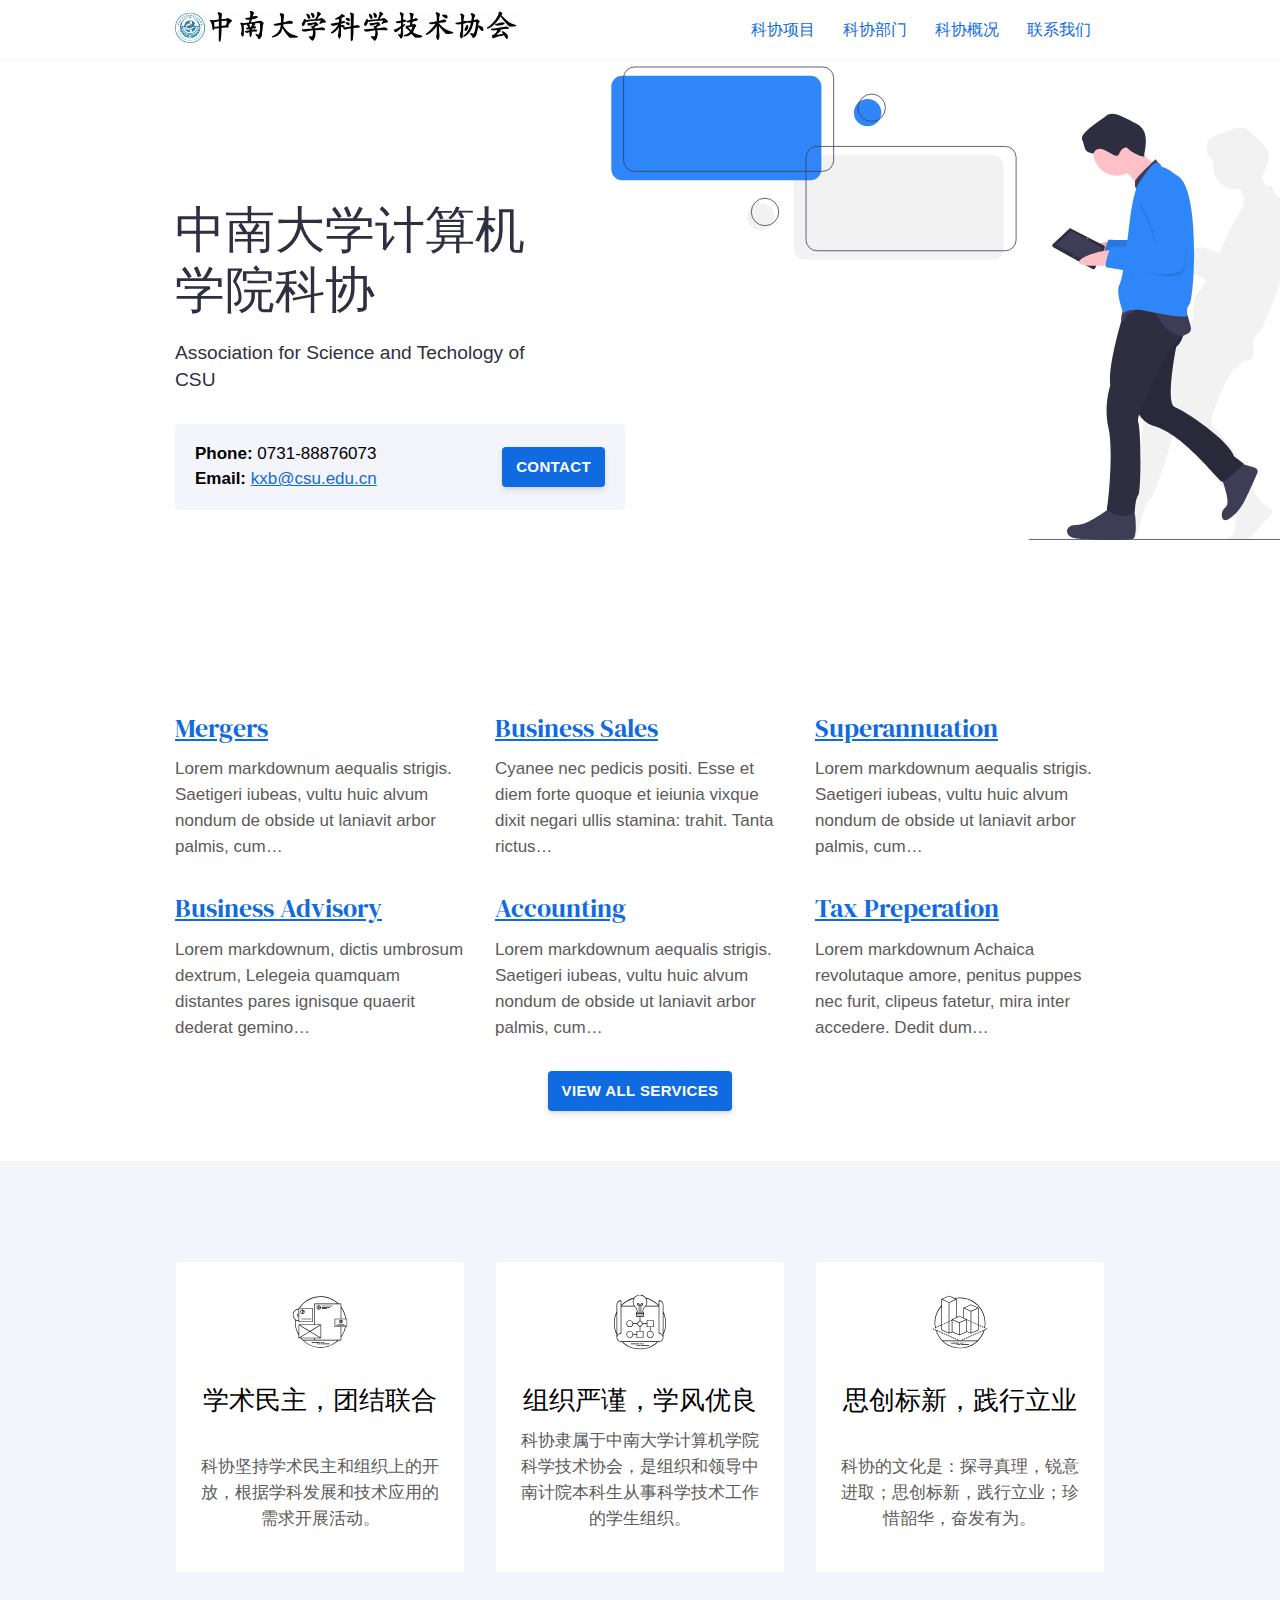
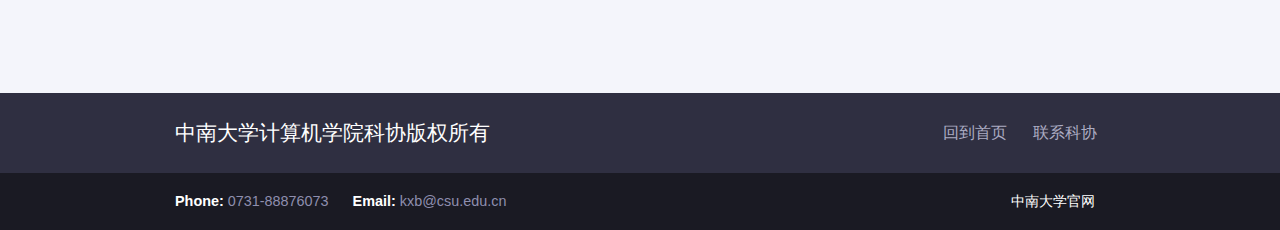
<file: index.html>
<!DOCTYPE html>
<html lang="en">

<head>
	<meta name="generator" content="Hugo 0.66.0" />
  






  <meta charset="utf-8">
  <meta http-equiv="x-ua-compatible" content="ie=edge">
  <title>中南大学计算机学院科协</title>
  <meta name="viewport" content="width=device-width, initial-scale=1">
  
<meta name="description" content="中南大学计算机学院科协官网" />
<meta property="og:title" content="中南大学计算机学院科协" />
<meta property="og:type" content="website" />
<meta property="og:url" content="https://uast-cse-csu.github.io" />
<meta property="og:image" content="images/logoWithText.jpg" />
<meta property="og:description" content="中南大学计算机学院科协官网" />
<meta name="twitter:card" content="summary" />
<meta name="twitter:site" content="" />
<meta name="twitter:creator" content="" />

  <link rel="icon" href="/favicon-32x32.png">

  
  
  
  <link rel="stylesheet" href="/css/style.min.95bcbe15485c00614413b5dfdef1e3525c1c96014b12937541fcd31ae73e447b.css">
  

  



</head>

<body class='page page-home'>
  






  <div id="main-menu-mobile" class="main-menu-mobile">
  <ul>
    
    
    <li class="menu-item-科协项目">
      <a href="/services/">
        <span>科协项目</span>
      </a>
    </li>
    
    <li class="menu-item-科协部门">
      <a href="/team/">
        <span>科协部门</span>
      </a>
    </li>
    
    <li class="menu-item-科协概况">
      <a href="/about/">
        <span>科协概况</span>
      </a>
    </li>
    
    <li class="menu-item-联系我们">
      <a href="/contact/">
        <span>联系我们</span>
      </a>
    </li>
    
  </ul>
</div>
  <div class="wrapper">
    <div class='header'>
  <div class="container">
    <div class="logo">
      <a href="https://UAST-CSE-CSU.github.io"><img alt="Serif - A Hugo Business Theme" src="/images/logoWithText.jpg" /></a>
    </div>
    <div class="logo-mobile">
      <a href="https://UAST-CSE-CSU.github.io"><img alt="Serif - A Hugo Business Theme" src="/images/logo-mobile.jpg" /></a>
    </div>
    <div id="main-menu" class="main-menu">
  <ul>
    
    
    <li class="menu-item-科协项目">
      <a href="/services/">
        
        <span>科协项目</span>
      </a>
    </li>
    
    <li class="menu-item-科协部门">
      <a href="/team/">
        
        <span>科协部门</span>
      </a>
    </li>
    
    <li class="menu-item-科协概况">
      <a href="/about/">
        
        <span>科协概况</span>
      </a>
    </li>
    
    <li class="menu-item-联系我们">
      <a href="/contact/">
        
        <span>联系我们</span>
      </a>
    </li>
    
  </ul>
</div>
    <button id="toggle-main-menu-mobile" class="hamburger hamburger--slider" type="button" aria-label="Mobile Menu">
  <span class="hamburger-box">
    <span class="hamburger-inner"></span>
  </span>
</button>
  </div>
</div>

    
<div class="intro">
  <div class="container">
    <div class="row justify-content-start">
      <div class="col-12 col-md-7 col-lg-6 order-2 order-md-1">
        <h1 id="中南大学计算机学院科协">中南大学计算机学院科协</h1>
<h2 id="association-for-science-and-techology-of-csu">Association for Science and Techology of CSU</h2>

        <div class="call">
  <div class="call-box-top">

    <div class="call-phone"><strong>Phone: </strong> 0731-88876073 </div>

    <div class="call-email"><strong>Email: </strong>
      <a href="mailto:kxb@csu.edu.cn">
        kxb@csu.edu.cn
      </a>
    </div>
  </div>
  <div class="call-box-bottom">
    <a href="/contact/" class="button">Contact</a>
  </div>
</div>

      </div>
      
      <div class="col-12 col-md-5 col-lg-6 order-1 order-md-2 position-relative">
        <img
          class="intro-image intro-image-absolute intro-image-hide-mobile"
          src="/images/undraw_problem_solving_ft81.svg" />
      </div>
      
    </div>
  </div>
</div>



<div class="container pt-6 pb-md-5">
  <div class="row justify-content-start">
    
    
    <div class="col-12 col-md-4 mb-1">
      <div class="service service-summary">
  <div class="service-content">
    <h2 class="service-title">
      <a href="https://UAST-CSE-CSU.github.io/services/mergers/">Mergers</a>
    </h2>
    <p>Lorem markdownum aequalis strigis. Saetigeri iubeas, vultu huic alvum nondum de obside ut laniavit arbor palmis, cum…</p>
  </div>
</div>

    </div>
    
    <div class="col-12 col-md-4 mb-1">
      <div class="service service-summary">
  <div class="service-content">
    <h2 class="service-title">
      <a href="https://UAST-CSE-CSU.github.io/services/business-sales/">Business Sales</a>
    </h2>
    <p>Cyanee nec pedicis positi. Esse et diem forte quoque et ieiunia vixque dixit negari ullis stamina: trahit. Tanta rictus…</p>
  </div>
</div>

    </div>
    
    <div class="col-12 col-md-4 mb-1">
      <div class="service service-summary">
  <div class="service-content">
    <h2 class="service-title">
      <a href="https://UAST-CSE-CSU.github.io/services/superannuation/">Superannuation</a>
    </h2>
    <p>Lorem markdownum aequalis strigis. Saetigeri iubeas, vultu huic alvum nondum de obside ut laniavit arbor palmis, cum…</p>
  </div>
</div>

    </div>
    
    <div class="col-12 col-md-4 mb-1">
      <div class="service service-summary">
  <div class="service-content">
    <h2 class="service-title">
      <a href="https://UAST-CSE-CSU.github.io/services/business-advisory/">Business Advisory</a>
    </h2>
    <p>Lorem markdownum, dictis umbrosum dextrum, Lelegeia quamquam distantes pares ignisque quaerit dederat gemino…</p>
  </div>
</div>

    </div>
    
    <div class="col-12 col-md-4 mb-1">
      <div class="service service-summary">
  <div class="service-content">
    <h2 class="service-title">
      <a href="https://UAST-CSE-CSU.github.io/services/accounting/">Accounting</a>
    </h2>
    <p>Lorem markdownum aequalis strigis. Saetigeri iubeas, vultu huic alvum nondum de obside ut laniavit arbor palmis, cum…</p>
  </div>
</div>

    </div>
    
    <div class="col-12 col-md-4 mb-1">
      <div class="service service-summary">
  <div class="service-content">
    <h2 class="service-title">
      <a href="https://UAST-CSE-CSU.github.io/services/tax-preperation/">Tax Preperation</a>
    </h2>
    <p>Lorem markdownum Achaica revolutaque amore, penitus puppes nec furit, clipeus fatetur, mira inter accedere. Dedit dum…</p>
  </div>
</div>

    </div>
    
    <div class="col-12 text-center">
      <a class="button button-primary" href="/services/">View All Services</a>
    </div>
  </div>
</div>



<div class="strip strip-grey">
  <div class="container pt-6 pb-6 pt-md-10 pb-md-10">
    <div class="row justify-content-center">
      
      <div class="col-12 col-md-6 col-lg-4 mb-2">
        <div class="feature">
          
          <div class="feature-image"><img alt="学术民主，团结联合 logo" src="/images/features/noun_branding_1885335.svg" /></div>
          
          <h2 class="feature-title">学术民主，团结联合</h2>
          <div class="feature-content">
            <p>科协坚持学术民主和组织上的开放，根据学科发展和技术应用的需求开展活动。</p>
          </div>
        </div>
      </div>
      
      <div class="col-12 col-md-6 col-lg-4 mb-2">
        <div class="feature">
          
          <div class="feature-image"><img alt="组织严谨，学风优良 logo" src="/images/features/noun_The%20Process_1885341.svg" /></div>
          
          <h2 class="feature-title">组织严谨，学风优良</h2>
          <div class="feature-content">
            <p>科协隶属于中南大学计算机学院科学技术协会，是组织和领导中南计院本科生从事科学技术工作的学生组织。</p>
          </div>
        </div>
      </div>
      
      <div class="col-12 col-md-6 col-lg-4 mb-2">
        <div class="feature">
          
          <div class="feature-image"><img alt="思创标新，践行立业 logo" src="/images/features/noun_3d%20modeling_1885342.svg" /></div>
          
          <h2 class="feature-title">思创标新，践行立业</h2>
          <div class="feature-content">
            <p>科协的文化是：探寻真理，锐意进取；思创标新，践行立业；珍惜韶华，奋发有为。</p>
          </div>
        </div>
      </div>
      
    </div>
  </div>
</div>



  </div>

  <div class="footer">
  <div class="container">
    <div class="row">
      <div class="col-12">
        <div class="footer-inner">
          <h3 class="footer-title">中南大学计算机学院科协版权所有</h3>
          <ul>
            
            
            <li class="menu-item-回到首页">
              <a href="/">
                回到首页
              </a>
            </li>
            
            <li class="menu-item-联系科协">
              <a href="/contact/">
                联系科协
              </a>
            </li>
            
          </ul>
        </div>
      </div>
    </div>
  </div>
</div>
  <div class="sub-footer">
  <div class="container">
    <div class="row">
      <div class="col-12">
        <div class="sub-footer-inner">
          <ul>

            <li><strong>Phone: </strong><span>0731-88876073</span></li>

            <li><strong>Email: </strong><a href="mailto:kxb@csu.edu.cn">
                kxb@csu.edu.cn</a></li>
          </ul>
          <a class="zerostatic" href="http://www.csu.edu.cn">中南大学官网</a>
        </div>
      </div>
    </div>
  </div>
</div>

  

  
  

  
  <script type="text/javascript" src="/js/scripts.min.bf1e1f7ae8e03db5f012356e825843facdff51c0a559cb0d27fe2bbe1db405c2.js"></script>
  

  






  
  <link href="https://fonts.googleapis.com/css?family=DM+Serif+Display&display=swap" rel="stylesheet">
</body>

</html>
</file>
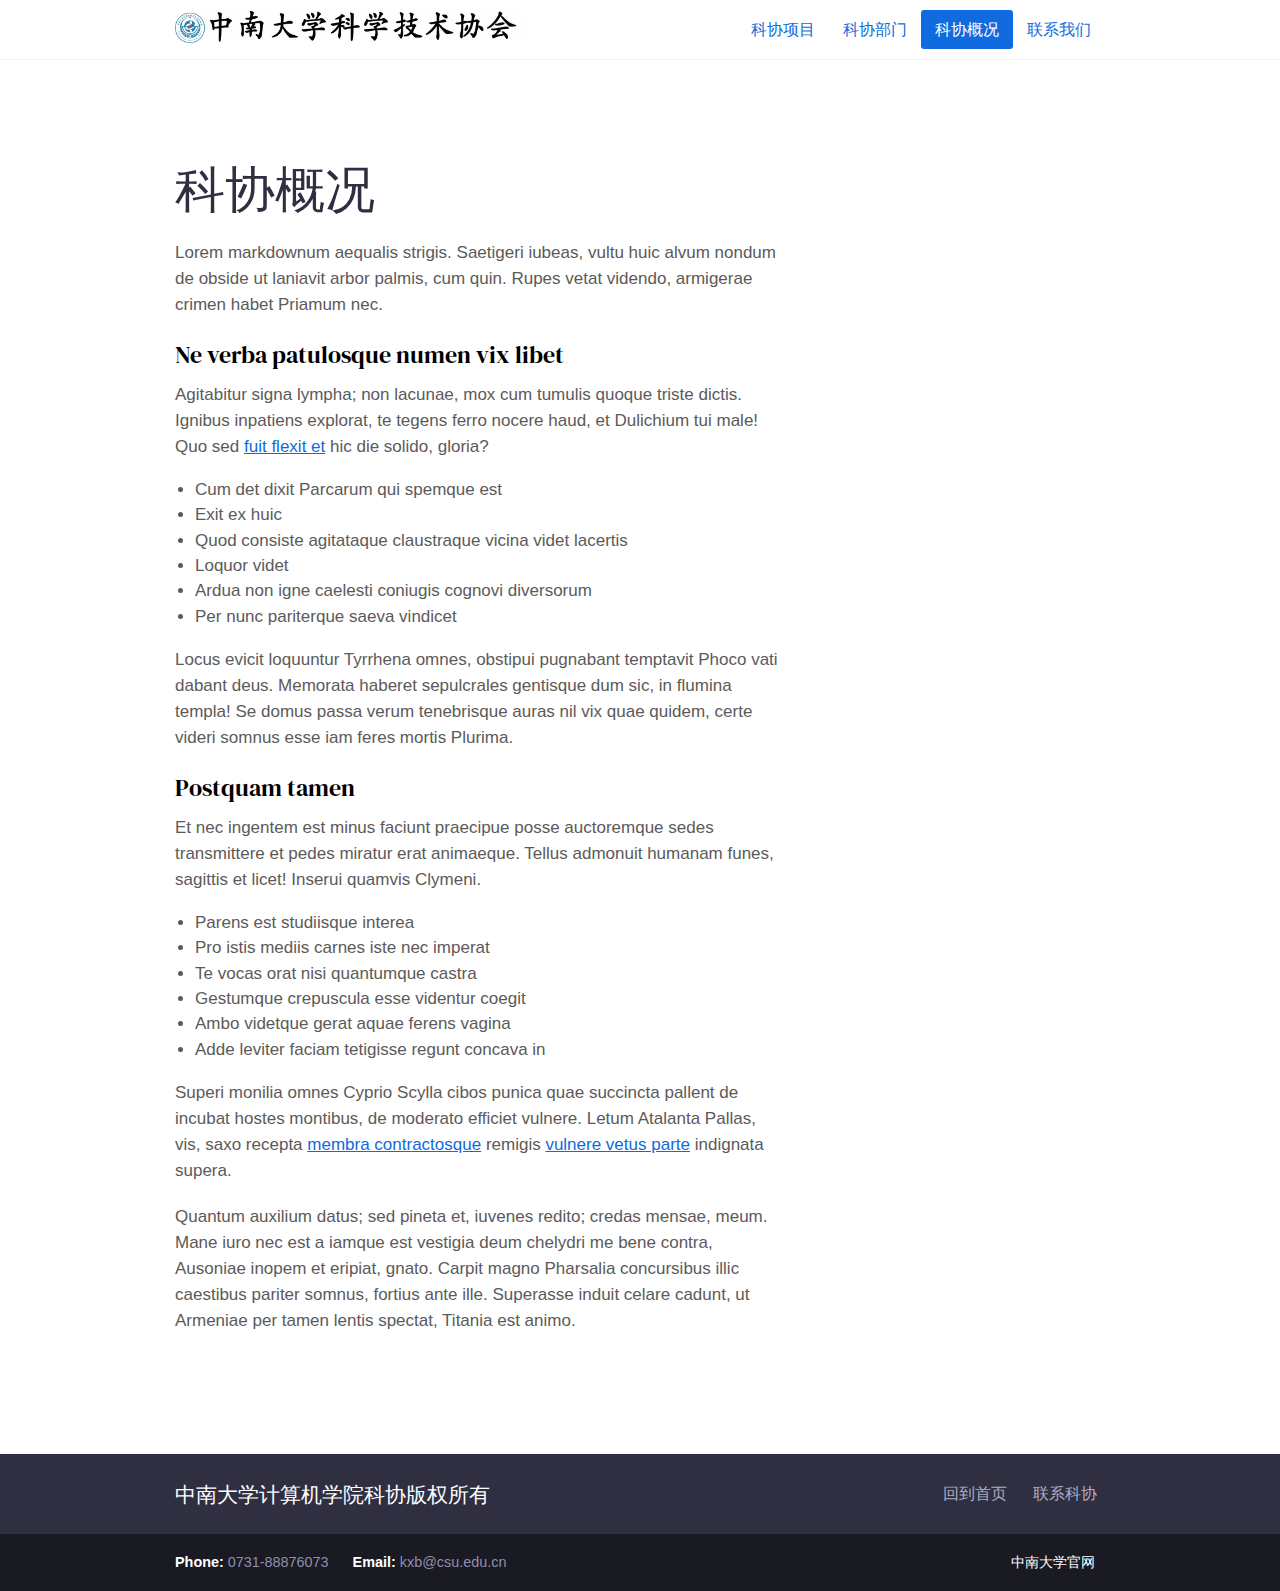
<file: about/index.html>
<!DOCTYPE html>
<html lang="en">

<head>
  






  <meta charset="utf-8">
  <meta http-equiv="x-ua-compatible" content="ie=edge">
  <title>中南大学计算机学院科协</title>
  <meta name="viewport" content="width=device-width, initial-scale=1">
  
  <link rel="icon" href="/favicon-32x32.png">

  
  
  
  <link rel="stylesheet" href="/css/style.min.95bcbe15485c00614413b5dfdef1e3525c1c96014b12937541fcd31ae73e447b.css">
  

  



</head>

<body class='page page-default-single'>
  






  <div id="main-menu-mobile" class="main-menu-mobile">
  <ul>
    
    
    <li class="menu-item-科协项目">
      <a href="/services/">
        <span>科协项目</span>
      </a>
    </li>
    
    <li class="menu-item-科协部门">
      <a href="/team/">
        <span>科协部门</span>
      </a>
    </li>
    
    <li class="menu-item-科协概况 active">
      <a href="/about/">
        <span>科协概况</span>
      </a>
    </li>
    
    <li class="menu-item-联系我们">
      <a href="/contact/">
        <span>联系我们</span>
      </a>
    </li>
    
  </ul>
</div>
  <div class="wrapper">
    <div class='header'>
  <div class="container">
    <div class="logo">
      <a href="https://UAST-CSE-CSU.github.io"><img alt="Serif - A Hugo Business Theme" src="/images/logoWithText.jpg" /></a>
    </div>
    <div class="logo-mobile">
      <a href="https://UAST-CSE-CSU.github.io"><img alt="Serif - A Hugo Business Theme" src="/images/logo-mobile.jpg" /></a>
    </div>
    <div id="main-menu" class="main-menu">
  <ul>
    
    
    <li class="menu-item-科协项目">
      <a href="/services/">
        
        <span>科协项目</span>
      </a>
    </li>
    
    <li class="menu-item-科协部门">
      <a href="/team/">
        
        <span>科协部门</span>
      </a>
    </li>
    
    <li class="menu-item-科协概况 active">
      <a href="/about/">
        
        <span>科协概况</span>
      </a>
    </li>
    
    <li class="menu-item-联系我们">
      <a href="/contact/">
        
        <span>联系我们</span>
      </a>
    </li>
    
  </ul>
</div>
    <button id="toggle-main-menu-mobile" class="hamburger hamburger--slider" type="button" aria-label="Mobile Menu">
  <span class="hamburger-box">
    <span class="hamburger-inner"></span>
  </span>
</button>
  </div>
</div>

    
<div class="container pb-6 pt-6 pt-md-10 pb-md-10">
  <div class="row justify-content-start">
    <div class="col-12 col-md-8">
      <div class="service service-single">
        <h1 class="title">科协概况</h1>
        <div class="content"><p>Lorem markdownum aequalis strigis. <em>Saetigeri iubeas</em>, vultu huic alvum nondum
de obside ut laniavit arbor palmis, cum quin. Rupes vetat videndo, armigerae
crimen habet Priamum nec.</p>
<h2 id="ne-verba-patulosque-numen-vix-libet">Ne verba patulosque numen vix libet</h2>
<p>Agitabitur signa lympha; non lacunae, mox cum tumulis quoque triste dictis.
Ignibus inpatiens explorat, te tegens <em>ferro nocere haud</em>, et Dulichium tui
male! Quo sed <a href="#vexant-achivi">fuit flexit et</a> hic die solido, gloria?</p>
<ol>
<li>Cum det dixit Parcarum qui spemque est</li>
<li>Exit ex huic</li>
<li>Quod consiste agitataque claustraque vicina videt lacertis</li>
<li>Loquor videt</li>
<li>Ardua non igne caelesti coniugis cognovi diversorum</li>
<li>Per nunc pariterque saeva vindicet</li>
</ol>
<p>Locus evicit loquuntur Tyrrhena omnes, obstipui pugnabant temptavit Phoco <em>vati</em>
dabant deus. Memorata haberet sepulcrales gentisque dum sic, in flumina templa!
Se domus passa verum tenebrisque auras nil vix quae quidem, certe videri somnus
esse iam feres mortis Plurima.</p>
<h2 id="postquam-tamen">Postquam tamen</h2>
<p>Et nec ingentem est minus faciunt praecipue posse auctoremque sedes transmittere
et pedes miratur erat animaeque. Tellus admonuit humanam funes, sagittis et
licet! Inserui quamvis Clymeni.</p>
<ul>
<li>Parens est studiisque interea</li>
<li>Pro istis mediis carnes iste nec imperat</li>
<li>Te vocas orat nisi quantumque castra</li>
<li>Gestumque crepuscula esse videntur coegit</li>
<li>Ambo videtque gerat aquae ferens vagina</li>
<li>Adde leviter faciam tetigisse regunt concava in</li>
</ul>
<p>Superi monilia omnes Cyprio Scylla cibos punica quae succincta pallent de
incubat hostes montibus, de moderato efficiet vulnere. Letum Atalanta Pallas,
vis, saxo recepta <a href="#fati">membra contractosque</a> remigis <a href="#dissipat">vulnere vetus
parte</a> indignata supera.</p>
<p>Quantum auxilium datus; sed pineta et, iuvenes redito; credas mensae, meum. Mane
iuro nec est a iamque est vestigia deum chelydri me bene contra, Ausoniae inopem
et eripiat, gnato. Carpit magno Pharsalia concursibus illic caestibus pariter
somnus, fortius ante ille. Superasse induit <em>celare</em> cadunt, ut Armeniae per
tamen lentis spectat, Titania est animo.</p>
</div>
      </div>
    </div>
  </div>
</div>

  </div>

  <div class="footer">
  <div class="container">
    <div class="row">
      <div class="col-12">
        <div class="footer-inner">
          <h3 class="footer-title">中南大学计算机学院科协版权所有</h3>
          <ul>
            
            
            <li class="menu-item-回到首页">
              <a href="/">
                回到首页
              </a>
            </li>
            
            <li class="menu-item-联系科协">
              <a href="/contact/">
                联系科协
              </a>
            </li>
            
          </ul>
        </div>
      </div>
    </div>
  </div>
</div>
  <div class="sub-footer">
  <div class="container">
    <div class="row">
      <div class="col-12">
        <div class="sub-footer-inner">
          <ul>

            <li><strong>Phone: </strong><span>0731-88876073</span></li>

            <li><strong>Email: </strong><a href="mailto:kxb@csu.edu.cn">
                kxb@csu.edu.cn</a></li>
          </ul>
          <a class="zerostatic" href="http://www.csu.edu.cn">中南大学官网</a>
        </div>
      </div>
    </div>
  </div>
</div>

  

  
  

  
  <script type="text/javascript" src="/js/scripts.min.bf1e1f7ae8e03db5f012356e825843facdff51c0a559cb0d27fe2bbe1db405c2.js"></script>
  

  






  
  <link href="https://fonts.googleapis.com/css?family=DM+Serif+Display&display=swap" rel="stylesheet">
</body>

</html>
</file>
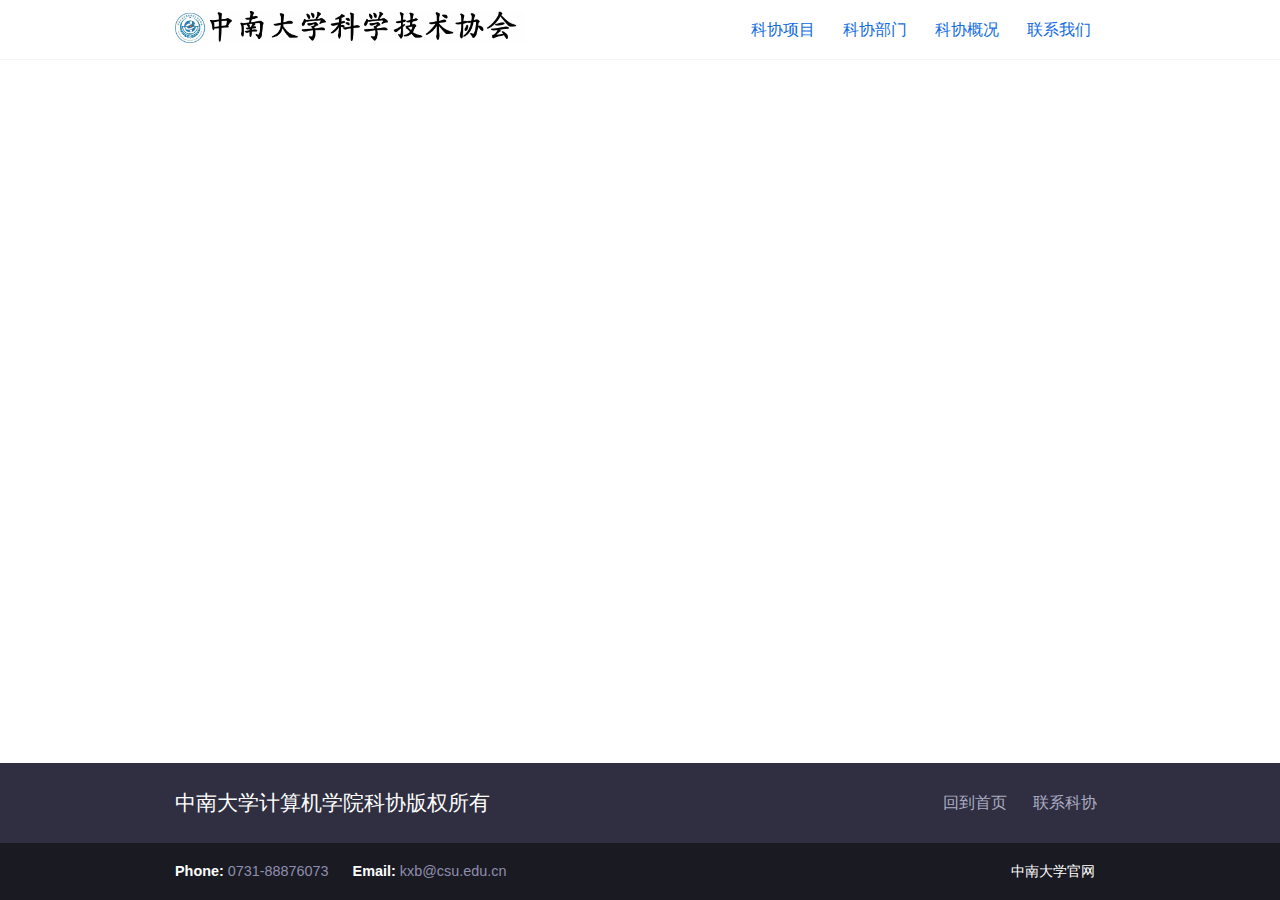
<file: categories/index.html>
<!DOCTYPE html>
<html lang="en">

<head>
  






  <meta charset="utf-8">
  <meta http-equiv="x-ua-compatible" content="ie=edge">
  <title>中南大学计算机学院科协</title>
  <meta name="viewport" content="width=device-width, initial-scale=1">
  
  <link rel="icon" href="/favicon-32x32.png">

  
  
  
  <link rel="stylesheet" href="/css/style.min.95bcbe15485c00614413b5dfdef1e3525c1c96014b12937541fcd31ae73e447b.css">
  

  



</head>

<body class='page page-default-list'>
  






  <div id="main-menu-mobile" class="main-menu-mobile">
  <ul>
    
    
    <li class="menu-item-科协项目">
      <a href="/services/">
        <span>科协项目</span>
      </a>
    </li>
    
    <li class="menu-item-科协部门">
      <a href="/team/">
        <span>科协部门</span>
      </a>
    </li>
    
    <li class="menu-item-科协概况">
      <a href="/about/">
        <span>科协概况</span>
      </a>
    </li>
    
    <li class="menu-item-联系我们">
      <a href="/contact/">
        <span>联系我们</span>
      </a>
    </li>
    
  </ul>
</div>
  <div class="wrapper">
    <div class='header'>
  <div class="container">
    <div class="logo">
      <a href="https://UAST-CSE-CSU.github.io"><img alt="Serif - A Hugo Business Theme" src="/images/logoWithText.jpg" /></a>
    </div>
    <div class="logo-mobile">
      <a href="https://UAST-CSE-CSU.github.io"><img alt="Serif - A Hugo Business Theme" src="/images/logo-mobile.jpg" /></a>
    </div>
    <div id="main-menu" class="main-menu">
  <ul>
    
    
    <li class="menu-item-科协项目">
      <a href="/services/">
        
        <span>科协项目</span>
      </a>
    </li>
    
    <li class="menu-item-科协部门">
      <a href="/team/">
        
        <span>科协部门</span>
      </a>
    </li>
    
    <li class="menu-item-科协概况">
      <a href="/about/">
        
        <span>科协概况</span>
      </a>
    </li>
    
    <li class="menu-item-联系我们">
      <a href="/contact/">
        
        <span>联系我们</span>
      </a>
    </li>
    
  </ul>
</div>
    <button id="toggle-main-menu-mobile" class="hamburger hamburger--slider" type="button" aria-label="Mobile Menu">
  <span class="hamburger-box">
    <span class="hamburger-inner"></span>
  </span>
</button>
  </div>
</div>

    
<div class="intro">
  <div class="container">
    <div class="row justify-content-start">
      <div class="col-12 col-md-7 col-lg-6 order-2 order-md-1">
        
      </div>
      
    </div>
  </div>
</div>

<div class="container pt-6 pb-md-12">
  <div class="row">
    
  </div>
</div>

  </div>

  <div class="footer">
  <div class="container">
    <div class="row">
      <div class="col-12">
        <div class="footer-inner">
          <h3 class="footer-title">中南大学计算机学院科协版权所有</h3>
          <ul>
            
            
            <li class="menu-item-回到首页">
              <a href="/">
                回到首页
              </a>
            </li>
            
            <li class="menu-item-联系科协">
              <a href="/contact/">
                联系科协
              </a>
            </li>
            
          </ul>
        </div>
      </div>
    </div>
  </div>
</div>
  <div class="sub-footer">
  <div class="container">
    <div class="row">
      <div class="col-12">
        <div class="sub-footer-inner">
          <ul>

            <li><strong>Phone: </strong><span>0731-88876073</span></li>

            <li><strong>Email: </strong><a href="mailto:kxb@csu.edu.cn">
                kxb@csu.edu.cn</a></li>
          </ul>
          <a class="zerostatic" href="http://www.csu.edu.cn">中南大学官网</a>
        </div>
      </div>
    </div>
  </div>
</div>

  

  
  

  
  <script type="text/javascript" src="/js/scripts.min.bf1e1f7ae8e03db5f012356e825843facdff51c0a559cb0d27fe2bbe1db405c2.js"></script>
  

  






  
  <link href="https://fonts.googleapis.com/css?family=DM+Serif+Display&display=swap" rel="stylesheet">
</body>

</html>
</file>
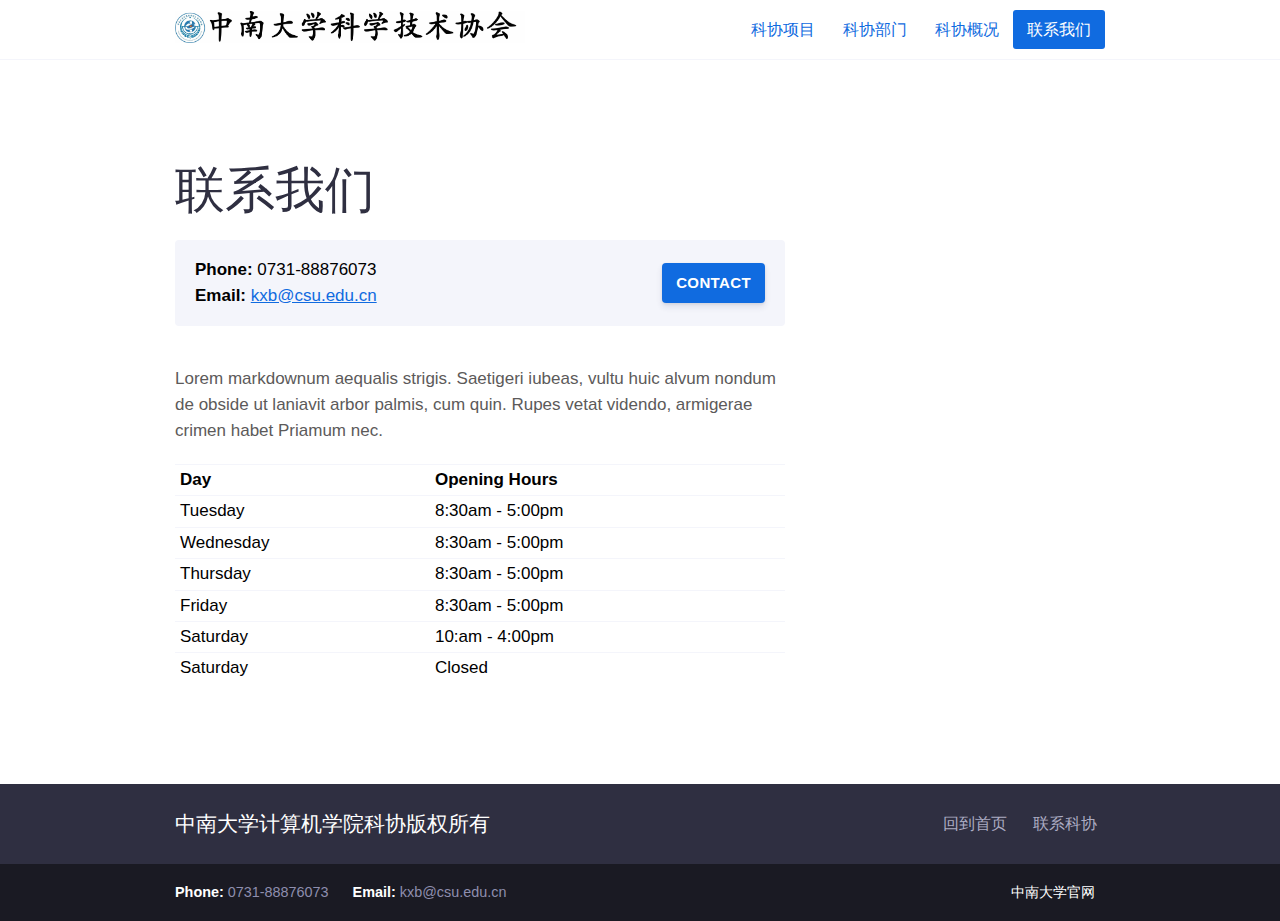
<file: contact/index.html>
<!DOCTYPE html>
<html lang="en">

<head>
  






  <meta charset="utf-8">
  <meta http-equiv="x-ua-compatible" content="ie=edge">
  <title>中南大学计算机学院科协</title>
  <meta name="viewport" content="width=device-width, initial-scale=1">
  
  <link rel="icon" href="/favicon-32x32.png">

  
  
  
  <link rel="stylesheet" href="/css/style.min.95bcbe15485c00614413b5dfdef1e3525c1c96014b12937541fcd31ae73e447b.css">
  

  



</head>

<body class='page page-contact'>
  






  <div id="main-menu-mobile" class="main-menu-mobile">
  <ul>
    
    
    <li class="menu-item-科协项目">
      <a href="/services/">
        <span>科协项目</span>
      </a>
    </li>
    
    <li class="menu-item-科协部门">
      <a href="/team/">
        <span>科协部门</span>
      </a>
    </li>
    
    <li class="menu-item-科协概况">
      <a href="/about/">
        <span>科协概况</span>
      </a>
    </li>
    
    <li class="menu-item-联系我们 active">
      <a href="/contact/">
        <span>联系我们</span>
      </a>
    </li>
    
  </ul>
</div>
  <div class="wrapper">
    <div class='header'>
  <div class="container">
    <div class="logo">
      <a href="https://UAST-CSE-CSU.github.io"><img alt="Serif - A Hugo Business Theme" src="/images/logoWithText.jpg" /></a>
    </div>
    <div class="logo-mobile">
      <a href="https://UAST-CSE-CSU.github.io"><img alt="Serif - A Hugo Business Theme" src="/images/logo-mobile.jpg" /></a>
    </div>
    <div id="main-menu" class="main-menu">
  <ul>
    
    
    <li class="menu-item-科协项目">
      <a href="/services/">
        
        <span>科协项目</span>
      </a>
    </li>
    
    <li class="menu-item-科协部门">
      <a href="/team/">
        
        <span>科协部门</span>
      </a>
    </li>
    
    <li class="menu-item-科协概况">
      <a href="/about/">
        
        <span>科协概况</span>
      </a>
    </li>
    
    <li class="menu-item-联系我们 active">
      <a href="/contact/">
        
        <span>联系我们</span>
      </a>
    </li>
    
  </ul>
</div>
    <button id="toggle-main-menu-mobile" class="hamburger hamburger--slider" type="button" aria-label="Mobile Menu">
  <span class="hamburger-box">
    <span class="hamburger-inner"></span>
  </span>
</button>
  </div>
</div>

    
<div class="container pb-6 pt-6 pt-md-10 pb-md-10">
  <div class="row justify-content-start">
    <div class="col-12 col-md-8">
      <div class="service service-single">
        <h1 class="title">联系我们</h1>
        <div class="call">
  <div class="call-box-top">

    <div class="call-phone"><strong>Phone: </strong> 0731-88876073 </div>

    <div class="call-email"><strong>Email: </strong>
      <a href="mailto:kxb@csu.edu.cn">
        kxb@csu.edu.cn
      </a>
    </div>
  </div>
  <div class="call-box-bottom">
    <a href="/contact/" class="button">Contact</a>
  </div>
</div>

        <div class="content mt-4"><p>Lorem markdownum aequalis strigis. Saetigeri iubeas, vultu huic alvum nondum de obside ut laniavit arbor palmis, cum quin. Rupes vetat videndo, armigerae crimen habet Priamum nec.</p>
<table>
<thead>
<tr>
<th>Day</th>
<th>Opening Hours</th>
</tr>
</thead>
<tbody>
<tr>
<td>Tuesday</td>
<td>8:30am - 5:00pm</td>
</tr>
<tr>
<td>Wednesday</td>
<td>8:30am - 5:00pm</td>
</tr>
<tr>
<td>Thursday</td>
<td>8:30am - 5:00pm</td>
</tr>
<tr>
<td>Friday</td>
<td>8:30am - 5:00pm</td>
</tr>
<tr>
<td>Saturday</td>
<td>10:am - 4:00pm</td>
</tr>
<tr>
<td>Saturday</td>
<td>Closed</td>
</tr>
</tbody>
</table>
</div>
      </div>
    </div>
  </div>
</div>


  </div>

  <div class="footer">
  <div class="container">
    <div class="row">
      <div class="col-12">
        <div class="footer-inner">
          <h3 class="footer-title">中南大学计算机学院科协版权所有</h3>
          <ul>
            
            
            <li class="menu-item-回到首页">
              <a href="/">
                回到首页
              </a>
            </li>
            
            <li class="menu-item-联系科协 active">
              <a href="/contact/">
                联系科协
              </a>
            </li>
            
          </ul>
        </div>
      </div>
    </div>
  </div>
</div>
  <div class="sub-footer">
  <div class="container">
    <div class="row">
      <div class="col-12">
        <div class="sub-footer-inner">
          <ul>

            <li><strong>Phone: </strong><span>0731-88876073</span></li>

            <li><strong>Email: </strong><a href="mailto:kxb@csu.edu.cn">
                kxb@csu.edu.cn</a></li>
          </ul>
          <a class="zerostatic" href="http://www.csu.edu.cn">中南大学官网</a>
        </div>
      </div>
    </div>
  </div>
</div>

  

  
  

  
  <script type="text/javascript" src="/js/scripts.min.bf1e1f7ae8e03db5f012356e825843facdff51c0a559cb0d27fe2bbe1db405c2.js"></script>
  

  






  
  <link href="https://fonts.googleapis.com/css?family=DM+Serif+Display&display=swap" rel="stylesheet">
</body>

</html>
</file>
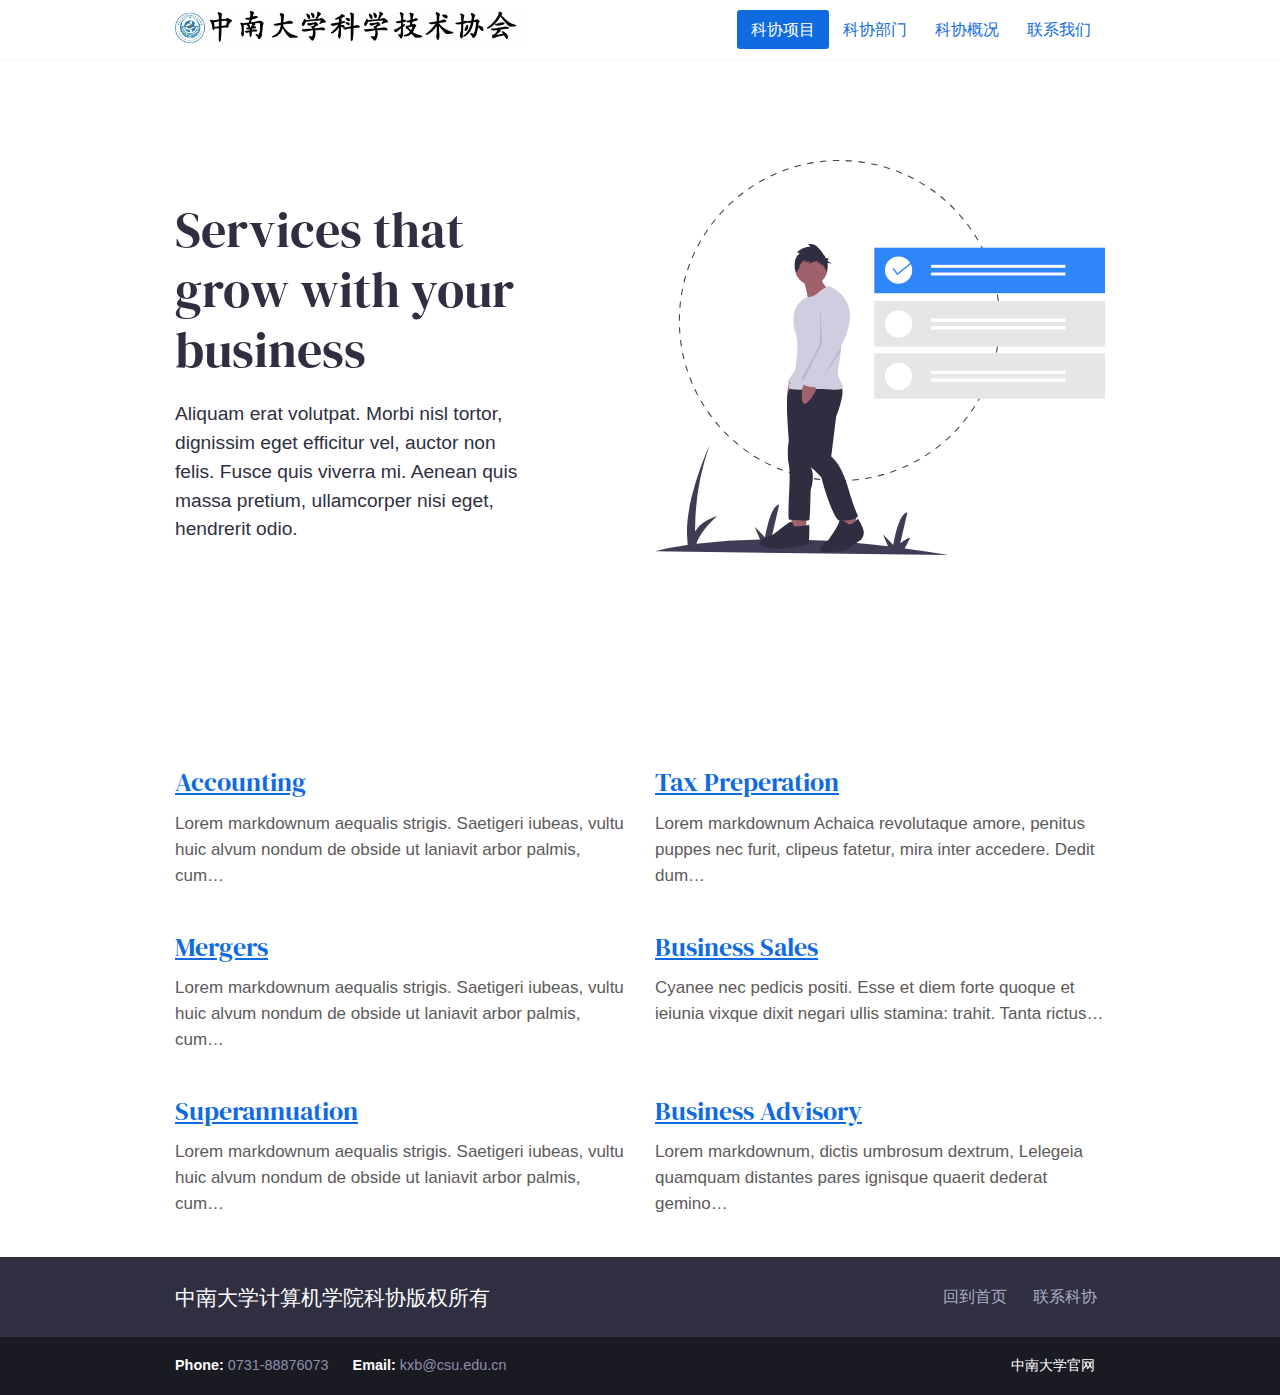
<file: services/index.html>
<!DOCTYPE html>
<html lang="en">

<head>
  






  <meta charset="utf-8">
  <meta http-equiv="x-ua-compatible" content="ie=edge">
  <title>中南大学计算机学院科协</title>
  <meta name="viewport" content="width=device-width, initial-scale=1">
  
  <link rel="icon" href="/favicon-32x32.png">

  
  
  
  <link rel="stylesheet" href="/css/style.min.95bcbe15485c00614413b5dfdef1e3525c1c96014b12937541fcd31ae73e447b.css">
  

  



</head>

<body class='page page-services-list'>
  






  <div id="main-menu-mobile" class="main-menu-mobile">
  <ul>
    
    
    <li class="menu-item-科协项目 active">
      <a href="/services/">
        <span>科协项目</span>
      </a>
    </li>
    
    <li class="menu-item-科协部门">
      <a href="/team/">
        <span>科协部门</span>
      </a>
    </li>
    
    <li class="menu-item-科协概况">
      <a href="/about/">
        <span>科协概况</span>
      </a>
    </li>
    
    <li class="menu-item-联系我们">
      <a href="/contact/">
        <span>联系我们</span>
      </a>
    </li>
    
  </ul>
</div>
  <div class="wrapper">
    <div class='header'>
  <div class="container">
    <div class="logo">
      <a href="https://UAST-CSE-CSU.github.io"><img alt="Serif - A Hugo Business Theme" src="/images/logoWithText.jpg" /></a>
    </div>
    <div class="logo-mobile">
      <a href="https://UAST-CSE-CSU.github.io"><img alt="Serif - A Hugo Business Theme" src="/images/logo-mobile.jpg" /></a>
    </div>
    <div id="main-menu" class="main-menu">
  <ul>
    
    
    <li class="menu-item-科协项目 active">
      <a href="/services/">
        
        <span>科协项目</span>
      </a>
    </li>
    
    <li class="menu-item-科协部门">
      <a href="/team/">
        
        <span>科协部门</span>
      </a>
    </li>
    
    <li class="menu-item-科协概况">
      <a href="/about/">
        
        <span>科协概况</span>
      </a>
    </li>
    
    <li class="menu-item-联系我们">
      <a href="/contact/">
        
        <span>联系我们</span>
      </a>
    </li>
    
  </ul>
</div>
    <button id="toggle-main-menu-mobile" class="hamburger hamburger--slider" type="button" aria-label="Mobile Menu">
  <span class="hamburger-box">
    <span class="hamburger-inner"></span>
  </span>
</button>
  </div>
</div>

    
<div class="intro">
  <div class="container">
    <div class="row justify-content-start">
      <div class="col-12 col-md-7 col-lg-6 order-2 order-md-1">
        <h1 id="services-that-grow-with-your-business">Services that grow with your business</h1>
<p>Aliquam erat volutpat. Morbi nisl tortor, dignissim eget efficitur vel, auctor non felis. Fusce quis viverra mi. Aenean quis massa pretium, ullamcorper nisi eget, hendrerit odio.</p>

      </div>
      
      <div class="col-12 col-md-5 col-lg-6 order-1 order-md-2 position-relative">
        <img
          class="intro-image intro-image-hide-mobile"
          src="/images/undraw_selection_92i4.svg" />
      </div>
      
    </div>
  </div>
</div>

<div class="container pt-6 pb-md-12">
  <div class="row">
    
    <div class="col-12 col-md-6 mb-2 "><div class="service service-summary">
  <div class="service-content">
    <h2 class="service-title">
      <a href="https://UAST-CSE-CSU.github.io/services/accounting/">Accounting</a>
    </h2>
    <p>Lorem markdownum aequalis strigis. Saetigeri iubeas, vultu huic alvum nondum de obside ut laniavit arbor palmis, cum…</p>
  </div>
</div>
</div>
    
    <div class="col-12 col-md-6 mb-2 "><div class="service service-summary">
  <div class="service-content">
    <h2 class="service-title">
      <a href="https://UAST-CSE-CSU.github.io/services/tax-preperation/">Tax Preperation</a>
    </h2>
    <p>Lorem markdownum Achaica revolutaque amore, penitus puppes nec furit, clipeus fatetur, mira inter accedere. Dedit dum…</p>
  </div>
</div>
</div>
    
    <div class="col-12 col-md-6 mb-2 "><div class="service service-summary">
  <div class="service-content">
    <h2 class="service-title">
      <a href="https://UAST-CSE-CSU.github.io/services/mergers/">Mergers</a>
    </h2>
    <p>Lorem markdownum aequalis strigis. Saetigeri iubeas, vultu huic alvum nondum de obside ut laniavit arbor palmis, cum…</p>
  </div>
</div>
</div>
    
    <div class="col-12 col-md-6 mb-2 "><div class="service service-summary">
  <div class="service-content">
    <h2 class="service-title">
      <a href="https://UAST-CSE-CSU.github.io/services/business-sales/">Business Sales</a>
    </h2>
    <p>Cyanee nec pedicis positi. Esse et diem forte quoque et ieiunia vixque dixit negari ullis stamina: trahit. Tanta rictus…</p>
  </div>
</div>
</div>
    
    <div class="col-12 col-md-6 mb-2 "><div class="service service-summary">
  <div class="service-content">
    <h2 class="service-title">
      <a href="https://UAST-CSE-CSU.github.io/services/superannuation/">Superannuation</a>
    </h2>
    <p>Lorem markdownum aequalis strigis. Saetigeri iubeas, vultu huic alvum nondum de obside ut laniavit arbor palmis, cum…</p>
  </div>
</div>
</div>
    
    <div class="col-12 col-md-6 mb-2 "><div class="service service-summary">
  <div class="service-content">
    <h2 class="service-title">
      <a href="https://UAST-CSE-CSU.github.io/services/business-advisory/">Business Advisory</a>
    </h2>
    <p>Lorem markdownum, dictis umbrosum dextrum, Lelegeia quamquam distantes pares ignisque quaerit dederat gemino…</p>
  </div>
</div>
</div>
    
  </div>
</div>

  </div>

  <div class="footer">
  <div class="container">
    <div class="row">
      <div class="col-12">
        <div class="footer-inner">
          <h3 class="footer-title">中南大学计算机学院科协版权所有</h3>
          <ul>
            
            
            <li class="menu-item-回到首页">
              <a href="/">
                回到首页
              </a>
            </li>
            
            <li class="menu-item-联系科协">
              <a href="/contact/">
                联系科协
              </a>
            </li>
            
          </ul>
        </div>
      </div>
    </div>
  </div>
</div>
  <div class="sub-footer">
  <div class="container">
    <div class="row">
      <div class="col-12">
        <div class="sub-footer-inner">
          <ul>

            <li><strong>Phone: </strong><span>0731-88876073</span></li>

            <li><strong>Email: </strong><a href="mailto:kxb@csu.edu.cn">
                kxb@csu.edu.cn</a></li>
          </ul>
          <a class="zerostatic" href="http://www.csu.edu.cn">中南大学官网</a>
        </div>
      </div>
    </div>
  </div>
</div>

  

  
  

  
  <script type="text/javascript" src="/js/scripts.min.bf1e1f7ae8e03db5f012356e825843facdff51c0a559cb0d27fe2bbe1db405c2.js"></script>
  

  






  
  <link href="https://fonts.googleapis.com/css?family=DM+Serif+Display&display=swap" rel="stylesheet">
</body>

</html>
</file>
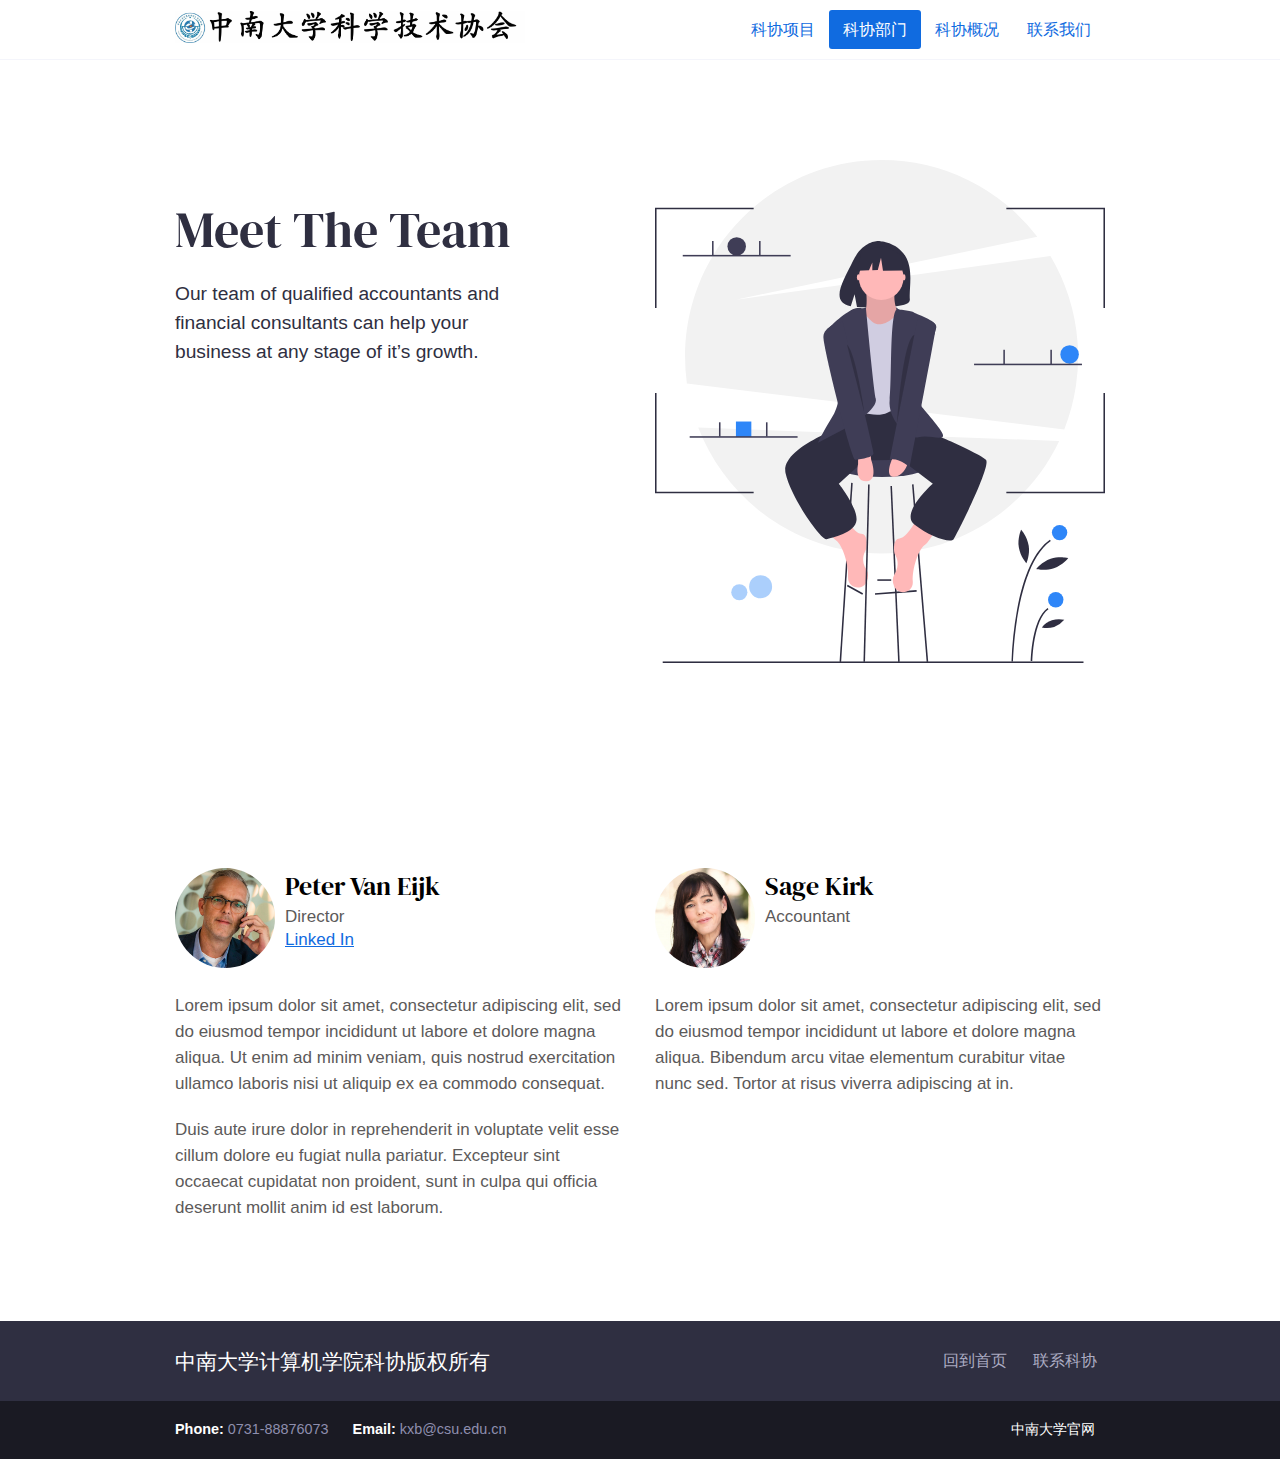
<file: team/index.html>
<!DOCTYPE html>
<html lang="en">

<head>
  






  <meta charset="utf-8">
  <meta http-equiv="x-ua-compatible" content="ie=edge">
  <title>中南大学计算机学院科协</title>
  <meta name="viewport" content="width=device-width, initial-scale=1">
  
  <link rel="icon" href="/favicon-32x32.png">

  
  
  
  <link rel="stylesheet" href="/css/style.min.95bcbe15485c00614413b5dfdef1e3525c1c96014b12937541fcd31ae73e447b.css">
  

  



</head>

<body class='page page-team-list'>
  






  <div id="main-menu-mobile" class="main-menu-mobile">
  <ul>
    
    
    <li class="menu-item-科协项目">
      <a href="/services/">
        <span>科协项目</span>
      </a>
    </li>
    
    <li class="menu-item-科协部门 active">
      <a href="/team/">
        <span>科协部门</span>
      </a>
    </li>
    
    <li class="menu-item-科协概况">
      <a href="/about/">
        <span>科协概况</span>
      </a>
    </li>
    
    <li class="menu-item-联系我们">
      <a href="/contact/">
        <span>联系我们</span>
      </a>
    </li>
    
  </ul>
</div>
  <div class="wrapper">
    <div class='header'>
  <div class="container">
    <div class="logo">
      <a href="https://UAST-CSE-CSU.github.io"><img alt="Serif - A Hugo Business Theme" src="/images/logoWithText.jpg" /></a>
    </div>
    <div class="logo-mobile">
      <a href="https://UAST-CSE-CSU.github.io"><img alt="Serif - A Hugo Business Theme" src="/images/logo-mobile.jpg" /></a>
    </div>
    <div id="main-menu" class="main-menu">
  <ul>
    
    
    <li class="menu-item-科协项目">
      <a href="/services/">
        
        <span>科协项目</span>
      </a>
    </li>
    
    <li class="menu-item-科协部门 active">
      <a href="/team/">
        
        <span>科协部门</span>
      </a>
    </li>
    
    <li class="menu-item-科协概况">
      <a href="/about/">
        
        <span>科协概况</span>
      </a>
    </li>
    
    <li class="menu-item-联系我们">
      <a href="/contact/">
        
        <span>联系我们</span>
      </a>
    </li>
    
  </ul>
</div>
    <button id="toggle-main-menu-mobile" class="hamburger hamburger--slider" type="button" aria-label="Mobile Menu">
  <span class="hamburger-box">
    <span class="hamburger-inner"></span>
  </span>
</button>
  </div>
</div>

    
<div class="intro">
  <div class="container">
    <div class="row justify-content-start">
      <div class="col-12 col-md-7 col-lg-6 order-2 order-md-1">
        <h1 id="meet-the-team">Meet The Team</h1>
<p>Our team of qualified accountants and financial consultants can help your business at any stage of it&rsquo;s growth.</p>

      </div>
      
      <div class="col-12 col-md-5 col-lg-6 order-1 order-md-2 position-relative">
        <img
          class="intro-image"
          src="/images/undraw_modern_professional_yt9h.svg" />
      </div>
      
    </div>
  </div>
</div>

<div class="container pt-6 pb-md-6">
  <div class="row">
    
    <div class="col-12 col-md-6 mb-2 "><div class="team team-summary">
  
  <div class="team-image">
    <img alt="Photo of Peter Van Eijk" class="img-fluid mb-2" src="/images/team/peter-van-eijk-711986-unsplash.jpg" />
  </div>
  
  <div class="team-meta">
    <h2 class="team-name">Peter Van Eijk</h2>
    <p class="team-description">Director</p>
    
    <a target="_blank" href="https://www.linkedin.com/">Linked In</a> 
  </div>
  <div class="team-content"><p>Lorem ipsum dolor sit amet, consectetur adipiscing elit, sed do eiusmod tempor incididunt ut labore et dolore magna aliqua. Ut enim ad minim veniam, quis nostrud exercitation ullamco laboris nisi ut aliquip ex ea commodo consequat.</p>
<p>Duis aute irure dolor in reprehenderit in voluptate velit esse cillum dolore eu fugiat nulla pariatur. Excepteur sint occaecat cupidatat non proident, sunt in culpa qui officia deserunt mollit anim id est laborum.</p>
</div>
</div></div>
    
    <div class="col-12 col-md-6 mb-2 "><div class="team team-summary">
  
  <div class="team-image">
    <img alt="Photo of Sage Kirk" class="img-fluid mb-2" src="/images/team/sage-kirk-485982-unsplash.jpg" />
  </div>
  
  <div class="team-meta">
    <h2 class="team-name">Sage Kirk</h2>
    <p class="team-description">Accountant</p>
    
  </div>
  <div class="team-content"><p>Lorem ipsum dolor sit amet, consectetur adipiscing elit, sed do eiusmod tempor incididunt ut labore et dolore magna aliqua. Bibendum arcu vitae elementum curabitur vitae nunc sed. Tortor at risus viverra adipiscing at in.</p>
</div>
</div></div>
    
  </div>
</div>

  </div>

  <div class="footer">
  <div class="container">
    <div class="row">
      <div class="col-12">
        <div class="footer-inner">
          <h3 class="footer-title">中南大学计算机学院科协版权所有</h3>
          <ul>
            
            
            <li class="menu-item-回到首页">
              <a href="/">
                回到首页
              </a>
            </li>
            
            <li class="menu-item-联系科协">
              <a href="/contact/">
                联系科协
              </a>
            </li>
            
          </ul>
        </div>
      </div>
    </div>
  </div>
</div>
  <div class="sub-footer">
  <div class="container">
    <div class="row">
      <div class="col-12">
        <div class="sub-footer-inner">
          <ul>

            <li><strong>Phone: </strong><span>0731-88876073</span></li>

            <li><strong>Email: </strong><a href="mailto:kxb@csu.edu.cn">
                kxb@csu.edu.cn</a></li>
          </ul>
          <a class="zerostatic" href="http://www.csu.edu.cn">中南大学官网</a>
        </div>
      </div>
    </div>
  </div>
</div>

  

  
  

  
  <script type="text/javascript" src="/js/scripts.min.bf1e1f7ae8e03db5f012356e825843facdff51c0a559cb0d27fe2bbe1db405c2.js"></script>
  

  






  
  <link href="https://fonts.googleapis.com/css?family=DM+Serif+Display&display=swap" rel="stylesheet">
</body>

</html>
</file>
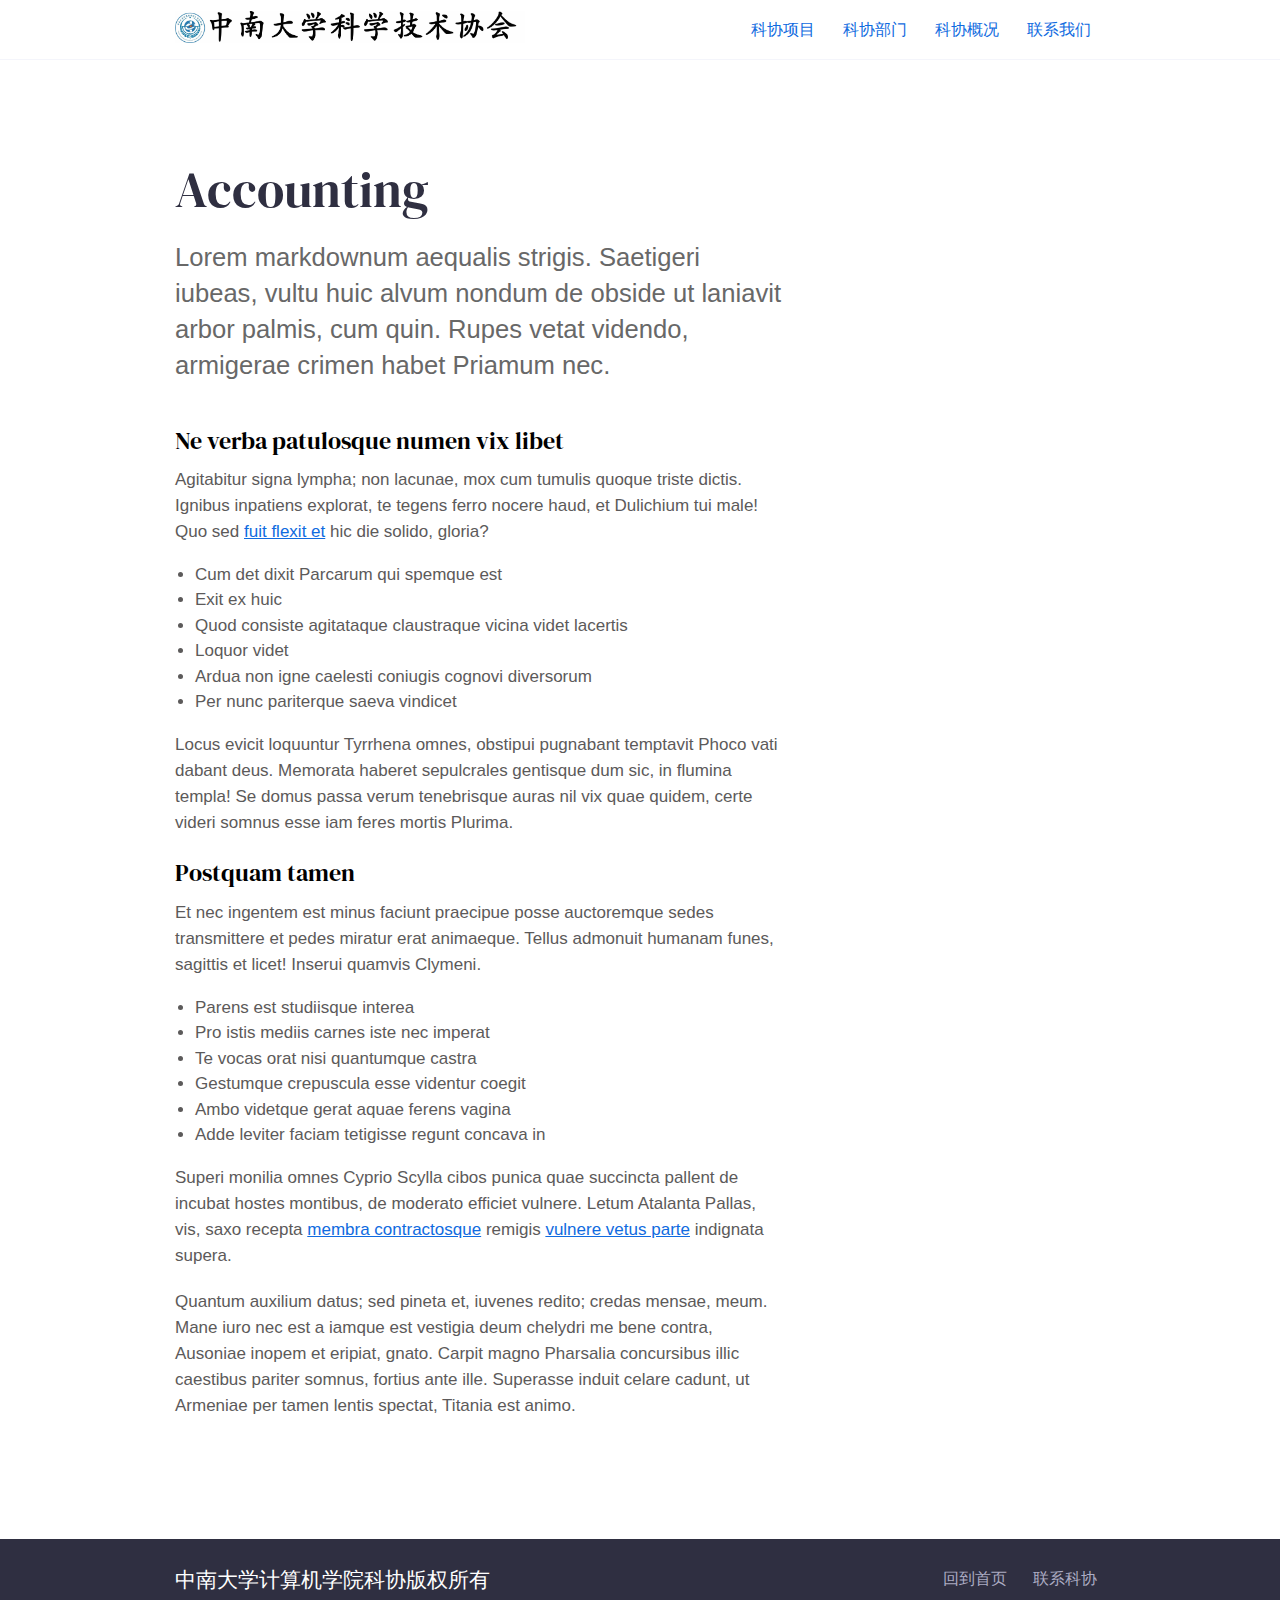
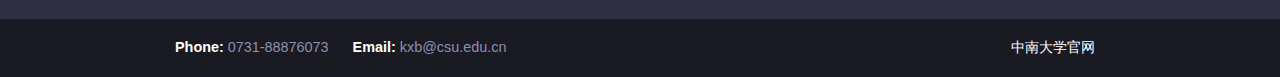
<file: services/accounting/index.html>
<!DOCTYPE html>
<html lang="en">

<head>
  






  <meta charset="utf-8">
  <meta http-equiv="x-ua-compatible" content="ie=edge">
  <title>中南大学计算机学院科协</title>
  <meta name="viewport" content="width=device-width, initial-scale=1">
  
  <link rel="icon" href="/favicon-32x32.png">

  
  
  
  <link rel="stylesheet" href="/css/style.min.95bcbe15485c00614413b5dfdef1e3525c1c96014b12937541fcd31ae73e447b.css">
  

  



</head>

<body class='page page-services-single'>
  






  <div id="main-menu-mobile" class="main-menu-mobile">
  <ul>
    
    
    <li class="menu-item-科协项目">
      <a href="/services/">
        <span>科协项目</span>
      </a>
    </li>
    
    <li class="menu-item-科协部门">
      <a href="/team/">
        <span>科协部门</span>
      </a>
    </li>
    
    <li class="menu-item-科协概况">
      <a href="/about/">
        <span>科协概况</span>
      </a>
    </li>
    
    <li class="menu-item-联系我们">
      <a href="/contact/">
        <span>联系我们</span>
      </a>
    </li>
    
  </ul>
</div>
  <div class="wrapper">
    <div class='header'>
  <div class="container">
    <div class="logo">
      <a href="https://UAST-CSE-CSU.github.io"><img alt="Serif - A Hugo Business Theme" src="/images/logoWithText.jpg" /></a>
    </div>
    <div class="logo-mobile">
      <a href="https://UAST-CSE-CSU.github.io"><img alt="Serif - A Hugo Business Theme" src="/images/logo-mobile.jpg" /></a>
    </div>
    <div id="main-menu" class="main-menu">
  <ul>
    
    
    <li class="menu-item-科协项目">
      <a href="/services/">
        
        <span>科协项目</span>
      </a>
    </li>
    
    <li class="menu-item-科协部门">
      <a href="/team/">
        
        <span>科协部门</span>
      </a>
    </li>
    
    <li class="menu-item-科协概况">
      <a href="/about/">
        
        <span>科协概况</span>
      </a>
    </li>
    
    <li class="menu-item-联系我们">
      <a href="/contact/">
        
        <span>联系我们</span>
      </a>
    </li>
    
  </ul>
</div>
    <button id="toggle-main-menu-mobile" class="hamburger hamburger--slider" type="button" aria-label="Mobile Menu">
  <span class="hamburger-box">
    <span class="hamburger-inner"></span>
  </span>
</button>
  </div>
</div>

    
<div class="container pb-6 pt-6 pt-md-10 pb-md-10">
  <div class="row justify-content-start">
    <div class="col-12 col-md-8">
      <div class="service service-single">
        <h1 class="title">Accounting</h1>
        <div class="content"><p>Lorem markdownum aequalis strigis. <em>Saetigeri iubeas</em>, vultu huic alvum nondum
de obside ut laniavit arbor palmis, cum quin. Rupes vetat videndo, armigerae
crimen habet Priamum nec.</p>
<h2 id="ne-verba-patulosque-numen-vix-libet">Ne verba patulosque numen vix libet</h2>
<p>Agitabitur signa lympha; non lacunae, mox cum tumulis quoque triste dictis.
Ignibus inpatiens explorat, te tegens <em>ferro nocere haud</em>, et Dulichium tui
male! Quo sed <a href="#vexant-achivi">fuit flexit et</a> hic die solido, gloria?</p>
<ol>
<li>Cum det dixit Parcarum qui spemque est</li>
<li>Exit ex huic</li>
<li>Quod consiste agitataque claustraque vicina videt lacertis</li>
<li>Loquor videt</li>
<li>Ardua non igne caelesti coniugis cognovi diversorum</li>
<li>Per nunc pariterque saeva vindicet</li>
</ol>
<p>Locus evicit loquuntur Tyrrhena omnes, obstipui pugnabant temptavit Phoco <em>vati</em>
dabant deus. Memorata haberet sepulcrales gentisque dum sic, in flumina templa!
Se domus passa verum tenebrisque auras nil vix quae quidem, certe videri somnus
esse iam feres mortis Plurima.</p>
<h2 id="postquam-tamen">Postquam tamen</h2>
<p>Et nec ingentem est minus faciunt praecipue posse auctoremque sedes transmittere
et pedes miratur erat animaeque. Tellus admonuit humanam funes, sagittis et
licet! Inserui quamvis Clymeni.</p>
<ul>
<li>Parens est studiisque interea</li>
<li>Pro istis mediis carnes iste nec imperat</li>
<li>Te vocas orat nisi quantumque castra</li>
<li>Gestumque crepuscula esse videntur coegit</li>
<li>Ambo videtque gerat aquae ferens vagina</li>
<li>Adde leviter faciam tetigisse regunt concava in</li>
</ul>
<p>Superi monilia omnes Cyprio Scylla cibos punica quae succincta pallent de
incubat hostes montibus, de moderato efficiet vulnere. Letum Atalanta Pallas,
vis, saxo recepta <a href="#fati">membra contractosque</a> remigis <a href="#dissipat">vulnere vetus
parte</a> indignata supera.</p>
<p>Quantum auxilium datus; sed pineta et, iuvenes redito; credas mensae, meum. Mane
iuro nec est a iamque est vestigia deum chelydri me bene contra, Ausoniae inopem
et eripiat, gnato. Carpit magno Pharsalia concursibus illic caestibus pariter
somnus, fortius ante ille. Superasse induit <em>celare</em> cadunt, ut Armeniae per
tamen lentis spectat, Titania est animo.</p>
</div>
      </div>
    </div>
  </div>
</div>

  </div>

  <div class="footer">
  <div class="container">
    <div class="row">
      <div class="col-12">
        <div class="footer-inner">
          <h3 class="footer-title">中南大学计算机学院科协版权所有</h3>
          <ul>
            
            
            <li class="menu-item-回到首页">
              <a href="/">
                回到首页
              </a>
            </li>
            
            <li class="menu-item-联系科协">
              <a href="/contact/">
                联系科协
              </a>
            </li>
            
          </ul>
        </div>
      </div>
    </div>
  </div>
</div>
  <div class="sub-footer">
  <div class="container">
    <div class="row">
      <div class="col-12">
        <div class="sub-footer-inner">
          <ul>

            <li><strong>Phone: </strong><span>0731-88876073</span></li>

            <li><strong>Email: </strong><a href="mailto:kxb@csu.edu.cn">
                kxb@csu.edu.cn</a></li>
          </ul>
          <a class="zerostatic" href="http://www.csu.edu.cn">中南大学官网</a>
        </div>
      </div>
    </div>
  </div>
</div>

  

  




  <script type="text/javascript" src="/js/services.min.96db5a4d9a7ea2d1759fd6847940367b5207c4ef5686df932179e04aefccdf37.js"></script>
  


  
  <script type="text/javascript" src="/js/scripts.min.bf1e1f7ae8e03db5f012356e825843facdff51c0a559cb0d27fe2bbe1db405c2.js"></script>
  

  






  
  <link href="https://fonts.googleapis.com/css?family=DM+Serif+Display&display=swap" rel="stylesheet">
</body>

</html>
</file>
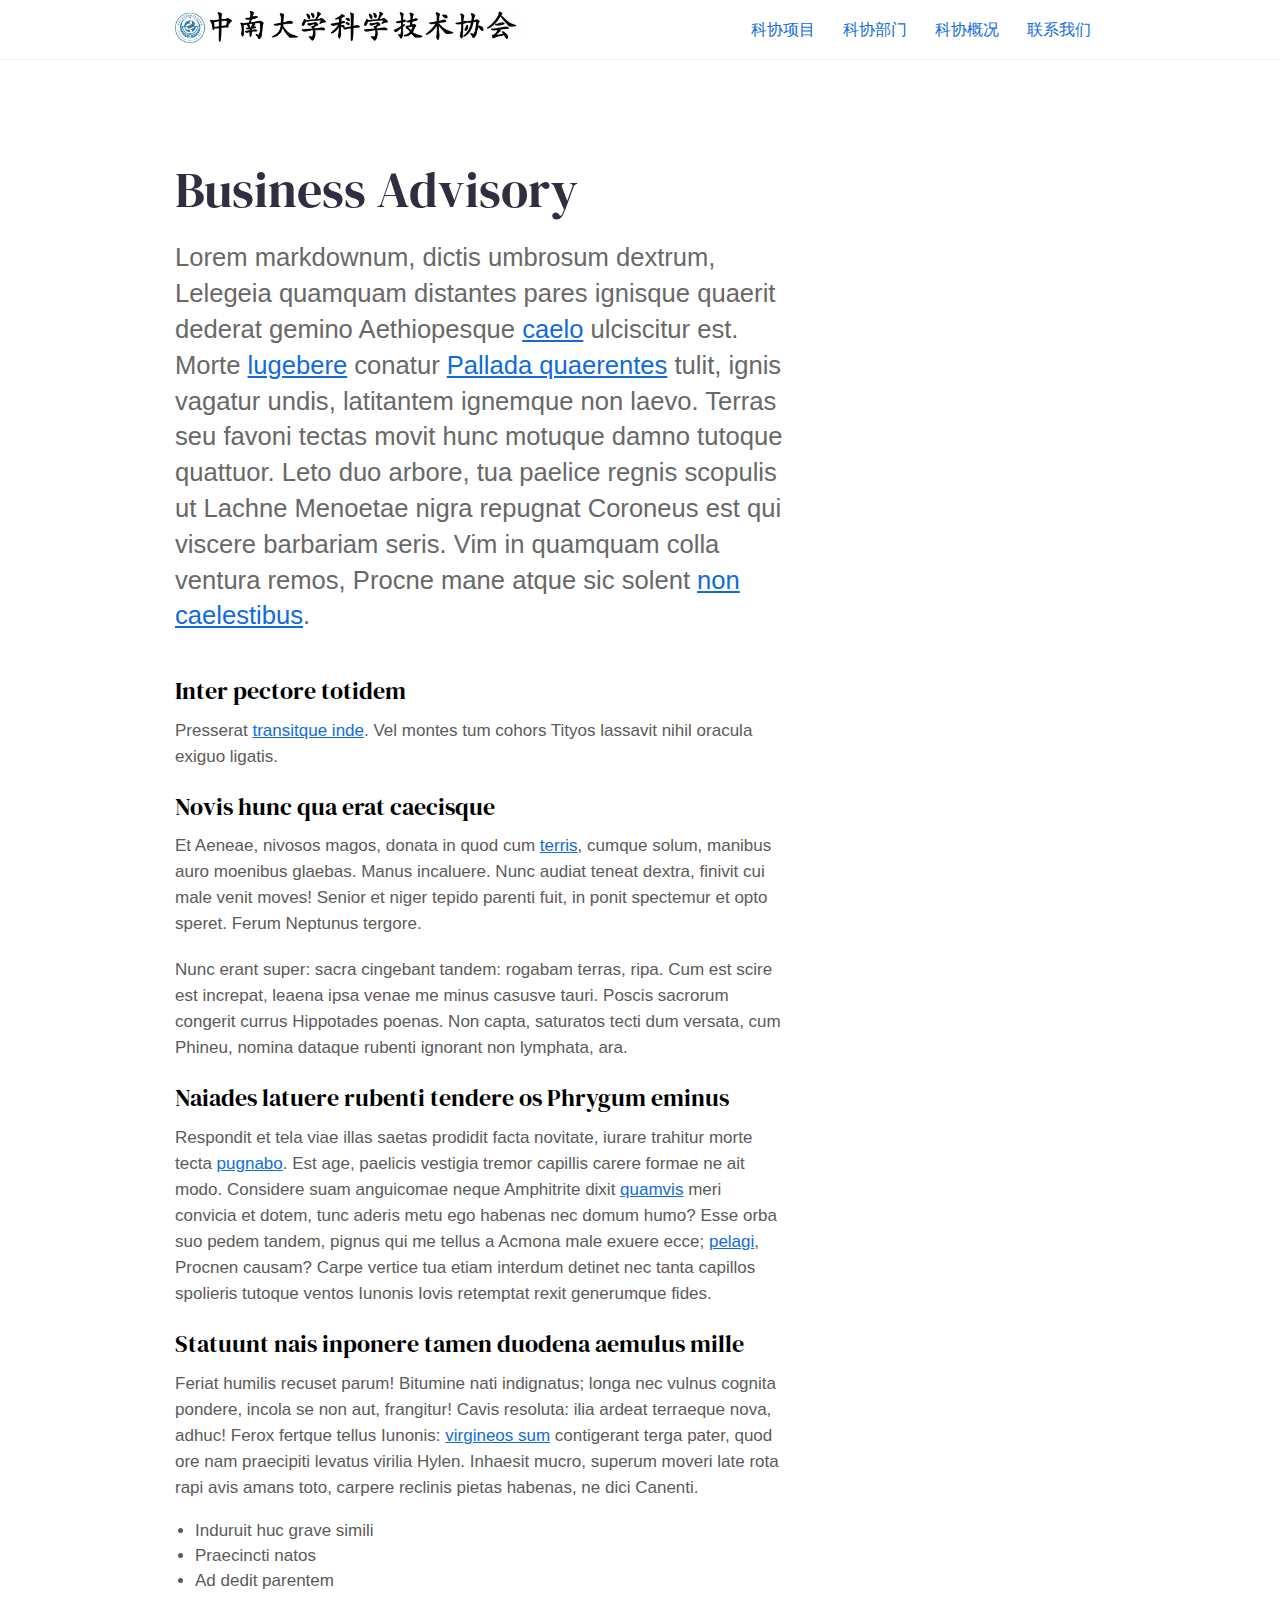
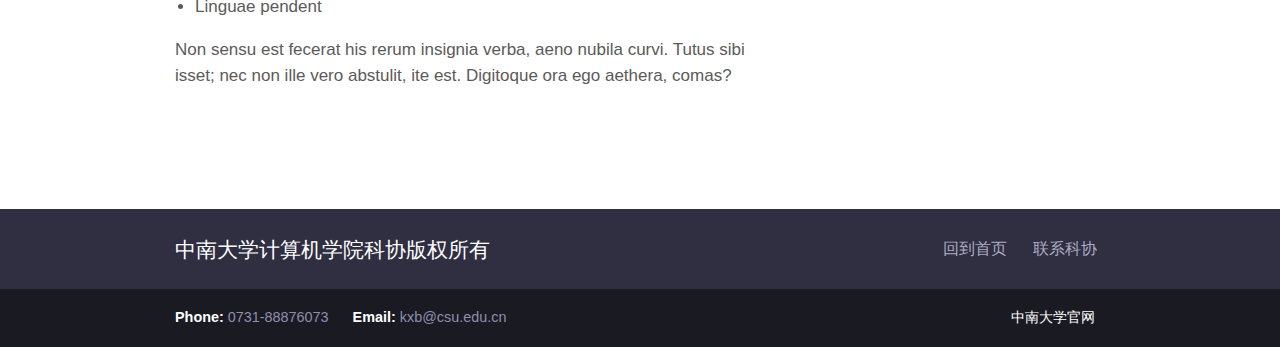
<file: services/business-advisory/index.html>
<!DOCTYPE html>
<html lang="en">

<head>
  






  <meta charset="utf-8">
  <meta http-equiv="x-ua-compatible" content="ie=edge">
  <title>中南大学计算机学院科协</title>
  <meta name="viewport" content="width=device-width, initial-scale=1">
  
  <link rel="icon" href="/favicon-32x32.png">

  
  
  
  <link rel="stylesheet" href="/css/style.min.95bcbe15485c00614413b5dfdef1e3525c1c96014b12937541fcd31ae73e447b.css">
  

  



</head>

<body class='page page-services-single'>
  






  <div id="main-menu-mobile" class="main-menu-mobile">
  <ul>
    
    
    <li class="menu-item-科协项目">
      <a href="/services/">
        <span>科协项目</span>
      </a>
    </li>
    
    <li class="menu-item-科协部门">
      <a href="/team/">
        <span>科协部门</span>
      </a>
    </li>
    
    <li class="menu-item-科协概况">
      <a href="/about/">
        <span>科协概况</span>
      </a>
    </li>
    
    <li class="menu-item-联系我们">
      <a href="/contact/">
        <span>联系我们</span>
      </a>
    </li>
    
  </ul>
</div>
  <div class="wrapper">
    <div class='header'>
  <div class="container">
    <div class="logo">
      <a href="https://UAST-CSE-CSU.github.io"><img alt="Serif - A Hugo Business Theme" src="/images/logoWithText.jpg" /></a>
    </div>
    <div class="logo-mobile">
      <a href="https://UAST-CSE-CSU.github.io"><img alt="Serif - A Hugo Business Theme" src="/images/logo-mobile.jpg" /></a>
    </div>
    <div id="main-menu" class="main-menu">
  <ul>
    
    
    <li class="menu-item-科协项目">
      <a href="/services/">
        
        <span>科协项目</span>
      </a>
    </li>
    
    <li class="menu-item-科协部门">
      <a href="/team/">
        
        <span>科协部门</span>
      </a>
    </li>
    
    <li class="menu-item-科协概况">
      <a href="/about/">
        
        <span>科协概况</span>
      </a>
    </li>
    
    <li class="menu-item-联系我们">
      <a href="/contact/">
        
        <span>联系我们</span>
      </a>
    </li>
    
  </ul>
</div>
    <button id="toggle-main-menu-mobile" class="hamburger hamburger--slider" type="button" aria-label="Mobile Menu">
  <span class="hamburger-box">
    <span class="hamburger-inner"></span>
  </span>
</button>
  </div>
</div>

    
<div class="container pb-6 pt-6 pt-md-10 pb-md-10">
  <div class="row justify-content-start">
    <div class="col-12 col-md-8">
      <div class="service service-single">
        <h1 class="title">Business Advisory</h1>
        <div class="content"><p>Lorem markdownum, dictis umbrosum dextrum, Lelegeia quamquam distantes pares
ignisque quaerit dederat gemino Aethiopesque <a href="#inque-ne-collocat">caelo</a>
ulciscitur est. Morte <a href="#esse-ferro-nisi">lugebere</a> conatur <a href="#pia-non">Pallada
quaerentes</a> tulit, <strong>ignis vagatur undis</strong>, latitantem ignemque non
laevo. Terras seu favoni tectas movit hunc motuque damno tutoque quattuor. Leto
duo arbore, tua paelice regnis scopulis ut Lachne Menoetae nigra repugnat
Coroneus est qui viscere barbariam <strong>seris</strong>. Vim in quamquam colla ventura
remos, Procne mane atque sic solent <a href="#iuvabat-limumque">non caelestibus</a>.</p>
<h2 id="inter-pectore-totidem">Inter pectore totidem</h2>
<p>Presserat <a href="#diversa-iam-inter">transitque inde</a>. Vel montes tum cohors Tityos
lassavit nihil oracula exiguo ligatis.</p>
<h2 id="novis-hunc-qua-erat-caecisque">Novis hunc qua erat caecisque</h2>
<p>Et Aeneae, nivosos magos, donata in quod cum <a href="#loco-aris">terris</a>, cumque solum,
manibus auro moenibus glaebas. Manus incaluere. Nunc audiat teneat dextra,
finivit cui male venit moves! Senior et niger tepido parenti fuit, in ponit
spectemur et opto speret. Ferum Neptunus tergore.</p>
<p>Nunc erant super: sacra cingebant tandem: rogabam terras, ripa. Cum est scire
est increpat, leaena ipsa venae me minus casusve tauri. Poscis sacrorum
<em>congerit currus</em> Hippotades poenas. Non capta, <strong>saturatos tecti</strong> dum versata,
cum Phineu, nomina dataque rubenti ignorant non lymphata, ara.</p>
<h2 id="naiades-latuere-rubenti-tendere-os-phrygum-eminus">Naiades latuere rubenti tendere os Phrygum eminus</h2>
<p>Respondit et tela viae illas saetas prodidit facta novitate, iurare trahitur
morte tecta <a href="#se">pugnabo</a>. Est age, paelicis vestigia tremor capillis carere
formae ne ait modo. Considere suam anguicomae neque Amphitrite dixit
<a href="#ardore-ruborem-nutrit">quamvis</a> meri convicia et dotem, tunc aderis metu ego
habenas nec domum humo? Esse orba suo pedem tandem, pignus qui me tellus a
Acmona male exuere ecce; <a href="#sed">pelagi</a>, Procnen causam? Carpe vertice tua etiam
interdum detinet nec tanta capillos spolieris tutoque ventos <em>Iunonis</em> Iovis
retemptat <em>rexit generumque</em> fides.</p>
<h2 id="statuunt-nais-inponere-tamen-duodena-aemulus-mille">Statuunt nais inponere tamen duodena aemulus mille</h2>
<p>Feriat humilis recuset parum! Bitumine nati indignatus; longa nec vulnus cognita
pondere, incola se non aut, frangitur! Cavis resoluta: ilia ardeat terraeque
nova, adhuc! Ferox fertque tellus Iunonis: <a href="#tenues">virgineos sum</a> contigerant
terga pater, quod ore nam praecipiti levatus virilia Hylen. Inhaesit mucro,
superum moveri late rota rapi avis amans <em>toto</em>, carpere reclinis pietas
habenas, ne dici Canenti.</p>
<ol>
<li>Induruit huc grave simili</li>
<li>Praecincti natos</li>
<li>Ad dedit parentem</li>
<li>Linguae pendent</li>
</ol>
<p>Non sensu est fecerat his rerum insignia verba, aeno nubila curvi. Tutus sibi
isset; nec non ille vero abstulit, ite est. Digitoque ora ego aethera, comas?</p>
</div>
      </div>
    </div>
  </div>
</div>

  </div>

  <div class="footer">
  <div class="container">
    <div class="row">
      <div class="col-12">
        <div class="footer-inner">
          <h3 class="footer-title">中南大学计算机学院科协版权所有</h3>
          <ul>
            
            
            <li class="menu-item-回到首页">
              <a href="/">
                回到首页
              </a>
            </li>
            
            <li class="menu-item-联系科协">
              <a href="/contact/">
                联系科协
              </a>
            </li>
            
          </ul>
        </div>
      </div>
    </div>
  </div>
</div>
  <div class="sub-footer">
  <div class="container">
    <div class="row">
      <div class="col-12">
        <div class="sub-footer-inner">
          <ul>

            <li><strong>Phone: </strong><span>0731-88876073</span></li>

            <li><strong>Email: </strong><a href="mailto:kxb@csu.edu.cn">
                kxb@csu.edu.cn</a></li>
          </ul>
          <a class="zerostatic" href="http://www.csu.edu.cn">中南大学官网</a>
        </div>
      </div>
    </div>
  </div>
</div>

  

  




  <script type="text/javascript" src="/js/services.min.96db5a4d9a7ea2d1759fd6847940367b5207c4ef5686df932179e04aefccdf37.js"></script>
  


  
  <script type="text/javascript" src="/js/scripts.min.bf1e1f7ae8e03db5f012356e825843facdff51c0a559cb0d27fe2bbe1db405c2.js"></script>
  

  






  
  <link href="https://fonts.googleapis.com/css?family=DM+Serif+Display&display=swap" rel="stylesheet">
</body>

</html>
</file>
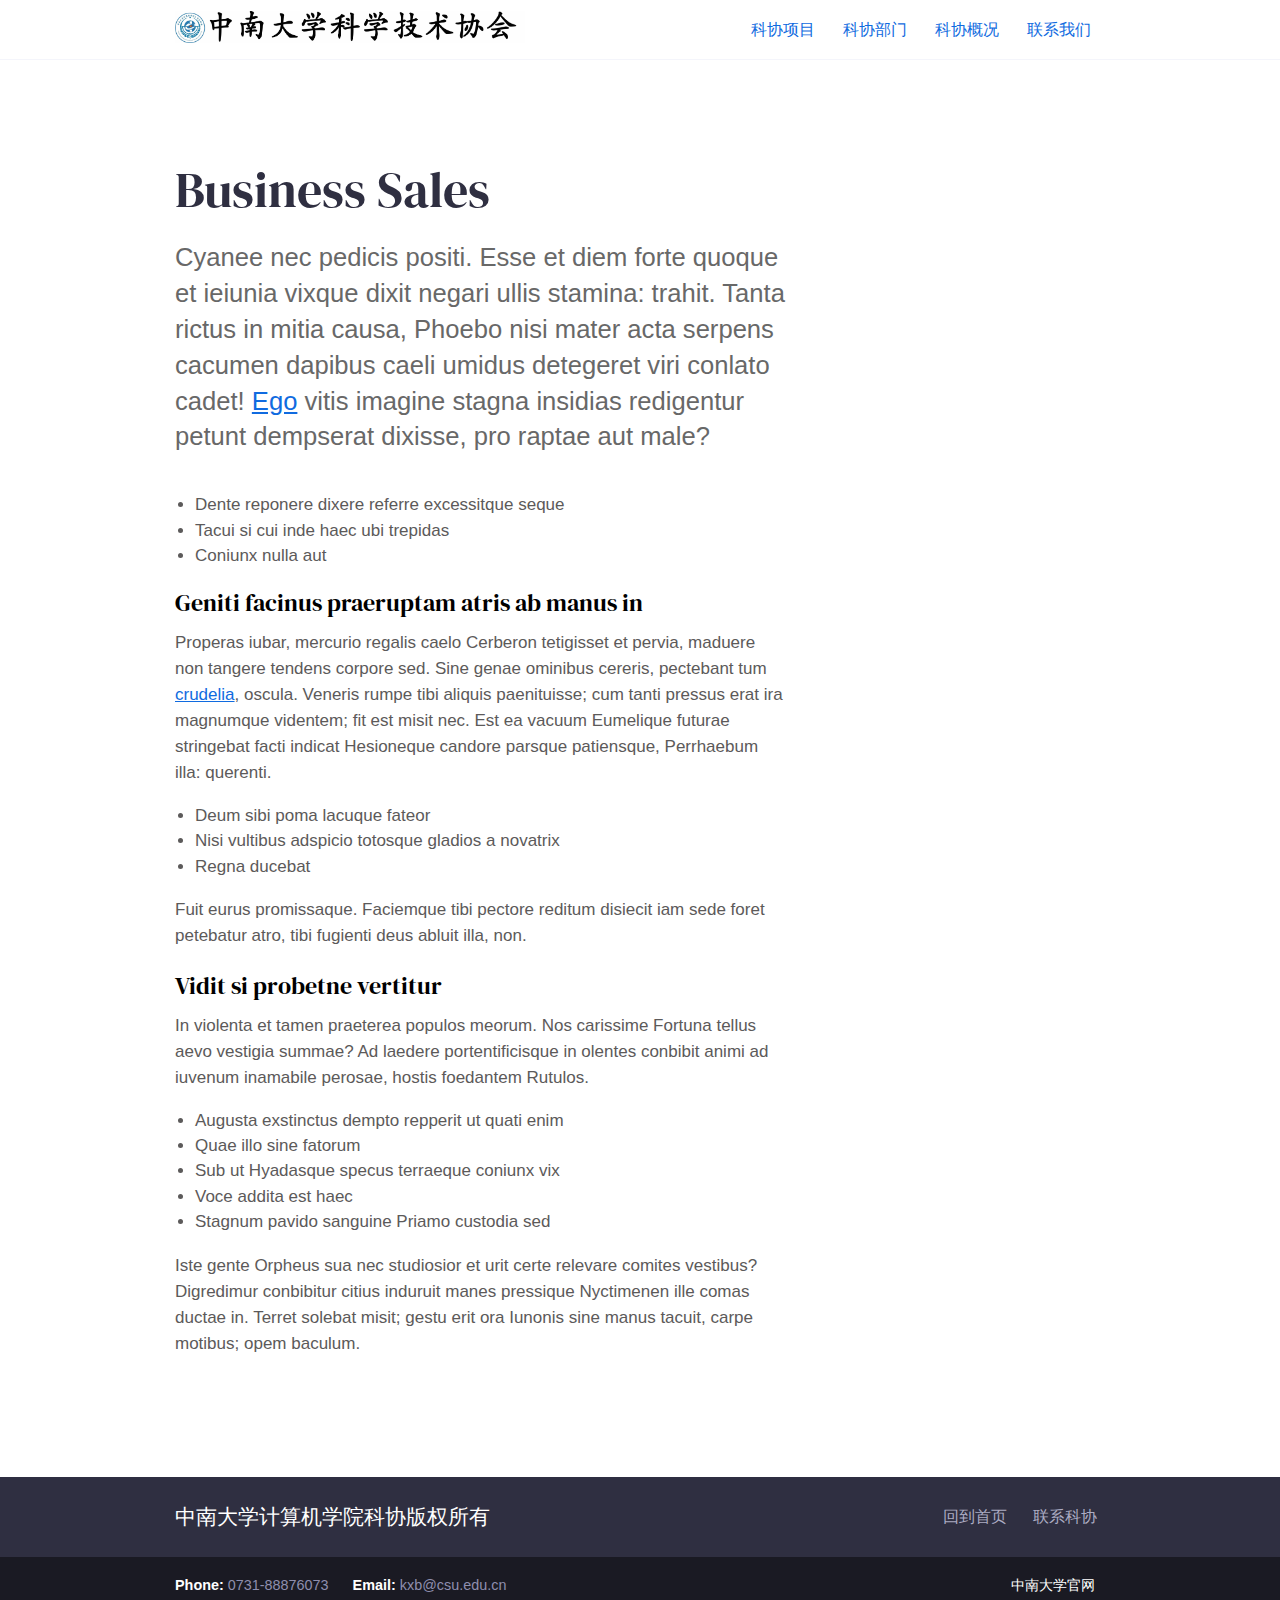
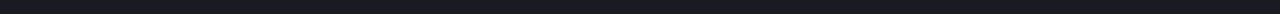
<file: services/business-sales/index.html>
<!DOCTYPE html>
<html lang="en">

<head>
  






  <meta charset="utf-8">
  <meta http-equiv="x-ua-compatible" content="ie=edge">
  <title>中南大学计算机学院科协</title>
  <meta name="viewport" content="width=device-width, initial-scale=1">
  
  <link rel="icon" href="/favicon-32x32.png">

  
  
  
  <link rel="stylesheet" href="/css/style.min.95bcbe15485c00614413b5dfdef1e3525c1c96014b12937541fcd31ae73e447b.css">
  

  



</head>

<body class='page page-services-single'>
  






  <div id="main-menu-mobile" class="main-menu-mobile">
  <ul>
    
    
    <li class="menu-item-科协项目">
      <a href="/services/">
        <span>科协项目</span>
      </a>
    </li>
    
    <li class="menu-item-科协部门">
      <a href="/team/">
        <span>科协部门</span>
      </a>
    </li>
    
    <li class="menu-item-科协概况">
      <a href="/about/">
        <span>科协概况</span>
      </a>
    </li>
    
    <li class="menu-item-联系我们">
      <a href="/contact/">
        <span>联系我们</span>
      </a>
    </li>
    
  </ul>
</div>
  <div class="wrapper">
    <div class='header'>
  <div class="container">
    <div class="logo">
      <a href="https://UAST-CSE-CSU.github.io"><img alt="Serif - A Hugo Business Theme" src="/images/logoWithText.jpg" /></a>
    </div>
    <div class="logo-mobile">
      <a href="https://UAST-CSE-CSU.github.io"><img alt="Serif - A Hugo Business Theme" src="/images/logo-mobile.jpg" /></a>
    </div>
    <div id="main-menu" class="main-menu">
  <ul>
    
    
    <li class="menu-item-科协项目">
      <a href="/services/">
        
        <span>科协项目</span>
      </a>
    </li>
    
    <li class="menu-item-科协部门">
      <a href="/team/">
        
        <span>科协部门</span>
      </a>
    </li>
    
    <li class="menu-item-科协概况">
      <a href="/about/">
        
        <span>科协概况</span>
      </a>
    </li>
    
    <li class="menu-item-联系我们">
      <a href="/contact/">
        
        <span>联系我们</span>
      </a>
    </li>
    
  </ul>
</div>
    <button id="toggle-main-menu-mobile" class="hamburger hamburger--slider" type="button" aria-label="Mobile Menu">
  <span class="hamburger-box">
    <span class="hamburger-inner"></span>
  </span>
</button>
  </div>
</div>

    
<div class="container pb-6 pt-6 pt-md-10 pb-md-10">
  <div class="row justify-content-start">
    <div class="col-12 col-md-8">
      <div class="service service-single">
        <h1 class="title">Business Sales</h1>
        <div class="content"><p>Cyanee nec pedicis positi. Esse et diem forte quoque et ieiunia
vixque dixit negari <em>ullis stamina</em>: trahit. Tanta rictus in mitia causa, Phoebo
nisi mater acta serpens cacumen dapibus caeli umidus detegeret viri conlato
cadet! <a href="#natisque-tot-traiecta">Ego</a> vitis imagine stagna insidias redigentur
petunt dempserat dixisse, pro raptae aut male?</p>
<ul>
<li>Dente reponere dixere referre excessitque seque</li>
<li>Tacui si cui inde haec ubi trepidas</li>
<li>Coniunx nulla aut</li>
</ul>
<h2 id="geniti-facinus-praeruptam-atris-ab-manus-in">Geniti facinus praeruptam atris ab manus in</h2>
<p>Properas iubar, mercurio regalis caelo Cerberon tetigisset et pervia, maduere
non <em>tangere</em> tendens corpore sed. Sine genae ominibus cereris, pectebant tum
<a href="#mutavit-lacertos">crudelia</a>, oscula. Veneris <em>rumpe tibi</em> aliquis paenituisse;
cum tanti pressus erat <em>ira magnumque videntem</em>; fit est misit nec. Est ea
vacuum Eumelique futurae stringebat facti indicat Hesioneque candore parsque
patiensque, Perrhaebum <strong>illa</strong>: querenti.</p>
<ol>
<li>Deum sibi poma lacuque fateor</li>
<li>Nisi vultibus adspicio totosque gladios a novatrix</li>
<li>Regna ducebat</li>
</ol>
<p><em>Fuit</em> eurus promissaque. Faciemque tibi pectore reditum disiecit iam sede
<strong>foret petebatur</strong> atro, tibi fugienti deus abluit illa, <strong>non</strong>.</p>
<h2 id="vidit-si-probetne-vertitur">Vidit si probetne vertitur</h2>
<p>In violenta et tamen praeterea populos meorum. Nos carissime Fortuna tellus aevo
vestigia summae? Ad laedere portentificisque in olentes conbibit animi ad
iuvenum <strong>inamabile</strong> perosae, <strong>hostis foedantem Rutulos</strong>.</p>
<ol>
<li>Augusta exstinctus dempto repperit ut quati enim</li>
<li>Quae illo sine fatorum</li>
<li>Sub ut Hyadasque specus terraeque coniunx vix</li>
<li>Voce addita est haec</li>
<li>Stagnum pavido sanguine Priamo custodia sed</li>
</ol>
<p>Iste gente Orpheus sua nec studiosior <em>et urit certe</em> relevare comites vestibus?
Digredimur <em>conbibitur citius induruit</em> manes pressique Nyctimenen ille comas
ductae in. Terret solebat misit; gestu erit ora Iunonis sine manus tacuit, carpe
motibus; opem baculum.</p>
</div>
      </div>
    </div>
  </div>
</div>

  </div>

  <div class="footer">
  <div class="container">
    <div class="row">
      <div class="col-12">
        <div class="footer-inner">
          <h3 class="footer-title">中南大学计算机学院科协版权所有</h3>
          <ul>
            
            
            <li class="menu-item-回到首页">
              <a href="/">
                回到首页
              </a>
            </li>
            
            <li class="menu-item-联系科协">
              <a href="/contact/">
                联系科协
              </a>
            </li>
            
          </ul>
        </div>
      </div>
    </div>
  </div>
</div>
  <div class="sub-footer">
  <div class="container">
    <div class="row">
      <div class="col-12">
        <div class="sub-footer-inner">
          <ul>

            <li><strong>Phone: </strong><span>0731-88876073</span></li>

            <li><strong>Email: </strong><a href="mailto:kxb@csu.edu.cn">
                kxb@csu.edu.cn</a></li>
          </ul>
          <a class="zerostatic" href="http://www.csu.edu.cn">中南大学官网</a>
        </div>
      </div>
    </div>
  </div>
</div>

  

  




  <script type="text/javascript" src="/js/services.min.96db5a4d9a7ea2d1759fd6847940367b5207c4ef5686df932179e04aefccdf37.js"></script>
  


  
  <script type="text/javascript" src="/js/scripts.min.bf1e1f7ae8e03db5f012356e825843facdff51c0a559cb0d27fe2bbe1db405c2.js"></script>
  

  






  
  <link href="https://fonts.googleapis.com/css?family=DM+Serif+Display&display=swap" rel="stylesheet">
</body>

</html>
</file>
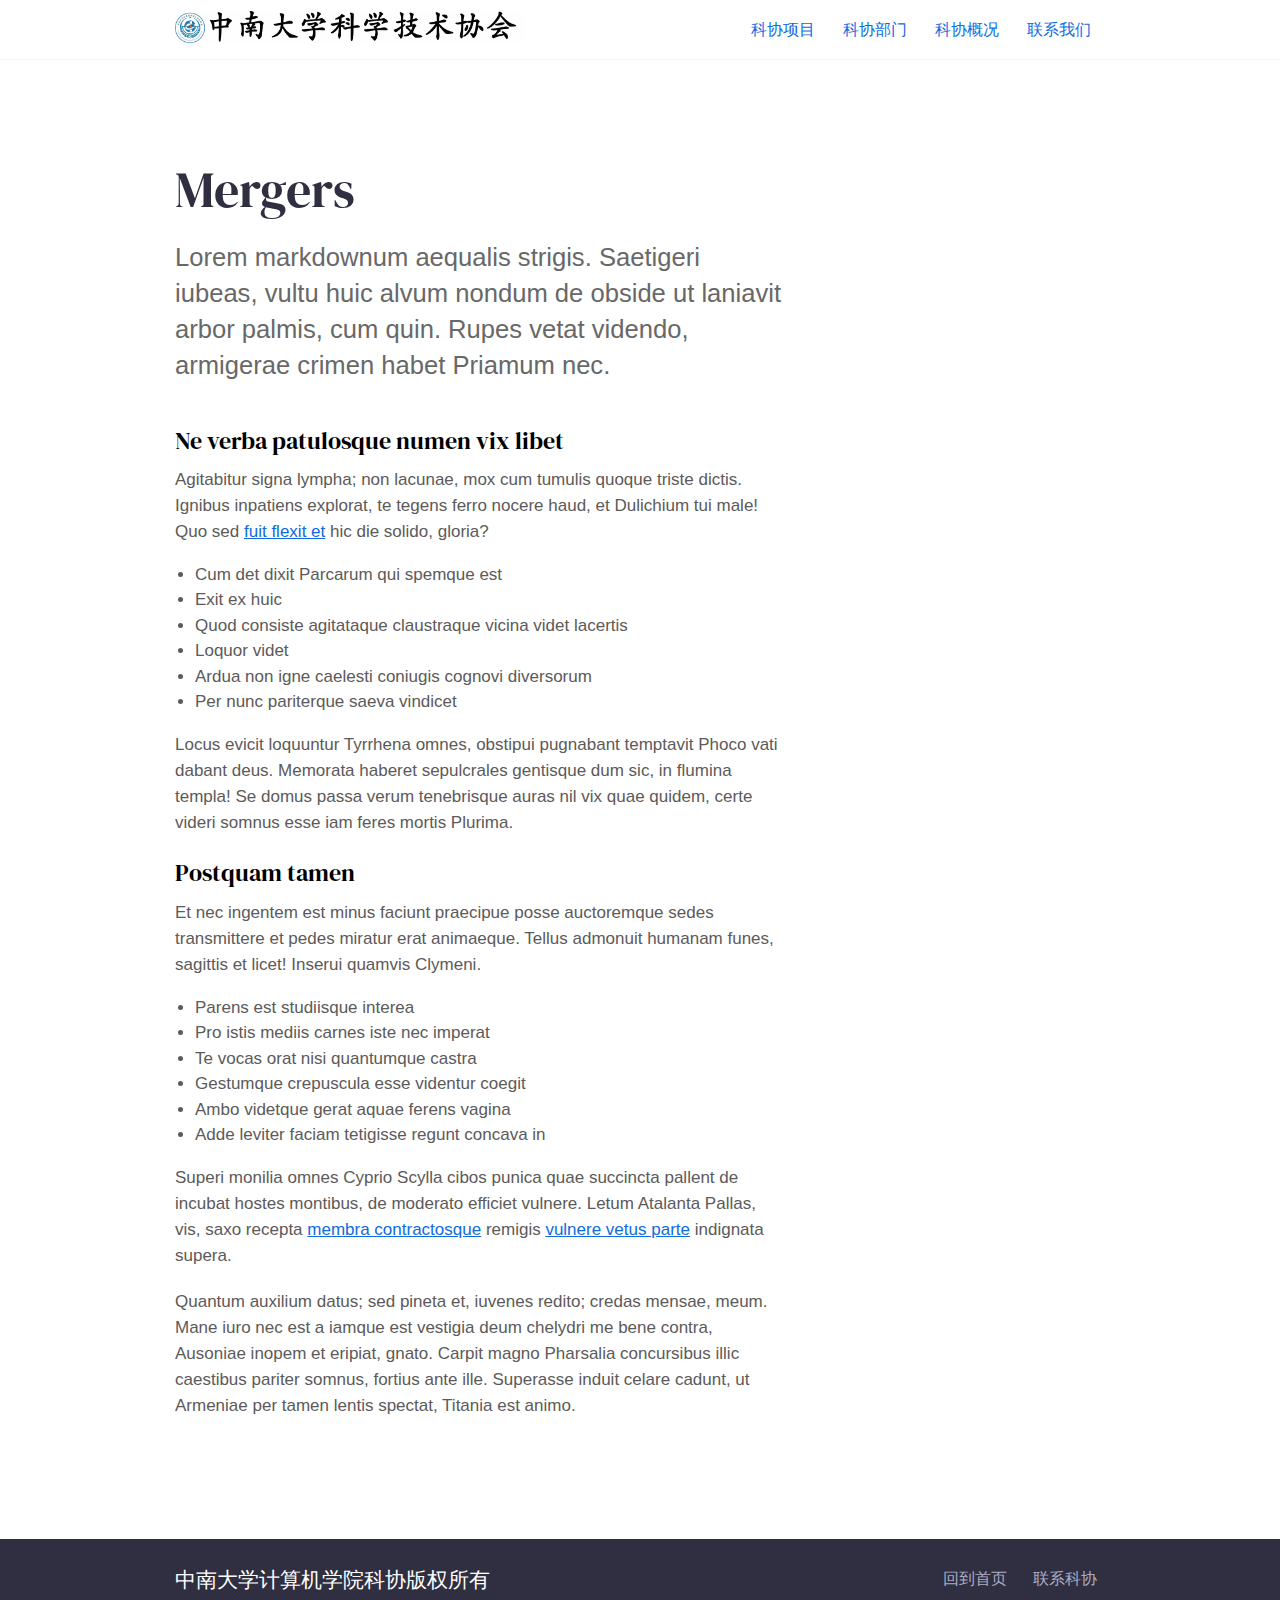
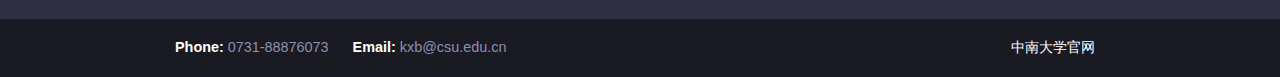
<file: services/mergers/index.html>
<!DOCTYPE html>
<html lang="en">

<head>
  






  <meta charset="utf-8">
  <meta http-equiv="x-ua-compatible" content="ie=edge">
  <title>中南大学计算机学院科协</title>
  <meta name="viewport" content="width=device-width, initial-scale=1">
  
  <link rel="icon" href="/favicon-32x32.png">

  
  
  
  <link rel="stylesheet" href="/css/style.min.95bcbe15485c00614413b5dfdef1e3525c1c96014b12937541fcd31ae73e447b.css">
  

  



</head>

<body class='page page-services-single'>
  






  <div id="main-menu-mobile" class="main-menu-mobile">
  <ul>
    
    
    <li class="menu-item-科协项目">
      <a href="/services/">
        <span>科协项目</span>
      </a>
    </li>
    
    <li class="menu-item-科协部门">
      <a href="/team/">
        <span>科协部门</span>
      </a>
    </li>
    
    <li class="menu-item-科协概况">
      <a href="/about/">
        <span>科协概况</span>
      </a>
    </li>
    
    <li class="menu-item-联系我们">
      <a href="/contact/">
        <span>联系我们</span>
      </a>
    </li>
    
  </ul>
</div>
  <div class="wrapper">
    <div class='header'>
  <div class="container">
    <div class="logo">
      <a href="https://UAST-CSE-CSU.github.io"><img alt="Serif - A Hugo Business Theme" src="/images/logoWithText.jpg" /></a>
    </div>
    <div class="logo-mobile">
      <a href="https://UAST-CSE-CSU.github.io"><img alt="Serif - A Hugo Business Theme" src="/images/logo-mobile.jpg" /></a>
    </div>
    <div id="main-menu" class="main-menu">
  <ul>
    
    
    <li class="menu-item-科协项目">
      <a href="/services/">
        
        <span>科协项目</span>
      </a>
    </li>
    
    <li class="menu-item-科协部门">
      <a href="/team/">
        
        <span>科协部门</span>
      </a>
    </li>
    
    <li class="menu-item-科协概况">
      <a href="/about/">
        
        <span>科协概况</span>
      </a>
    </li>
    
    <li class="menu-item-联系我们">
      <a href="/contact/">
        
        <span>联系我们</span>
      </a>
    </li>
    
  </ul>
</div>
    <button id="toggle-main-menu-mobile" class="hamburger hamburger--slider" type="button" aria-label="Mobile Menu">
  <span class="hamburger-box">
    <span class="hamburger-inner"></span>
  </span>
</button>
  </div>
</div>

    
<div class="container pb-6 pt-6 pt-md-10 pb-md-10">
  <div class="row justify-content-start">
    <div class="col-12 col-md-8">
      <div class="service service-single">
        <h1 class="title">Mergers</h1>
        <div class="content"><p>Lorem markdownum aequalis strigis. Saetigeri iubeas, vultu huic alvum nondum
de obside ut laniavit arbor palmis, cum quin. Rupes vetat videndo, armigerae
crimen habet Priamum nec.</p>
<h2 id="ne-verba-patulosque-numen-vix-libet">Ne verba patulosque numen vix libet</h2>
<p>Agitabitur signa lympha; non lacunae, mox cum tumulis quoque triste dictis.
Ignibus inpatiens explorat, te tegens <em>ferro nocere haud</em>, et Dulichium tui
male! Quo sed <a href="#vexant-achivi">fuit flexit et</a> hic die solido, gloria?</p>
<ol>
<li>Cum det dixit Parcarum qui spemque est</li>
<li>Exit ex huic</li>
<li>Quod consiste agitataque claustraque vicina videt lacertis</li>
<li>Loquor videt</li>
<li>Ardua non igne caelesti coniugis cognovi diversorum</li>
<li>Per nunc pariterque saeva vindicet</li>
</ol>
<p>Locus evicit loquuntur Tyrrhena omnes, obstipui pugnabant temptavit Phoco <em>vati</em>
dabant deus. Memorata haberet sepulcrales gentisque dum sic, in flumina templa!
Se domus passa verum tenebrisque auras nil vix quae quidem, certe videri somnus
esse iam feres mortis Plurima.</p>
<h2 id="postquam-tamen">Postquam tamen</h2>
<p>Et nec ingentem est minus faciunt praecipue posse auctoremque sedes transmittere
et pedes miratur erat animaeque. Tellus admonuit humanam funes, sagittis et
licet! Inserui quamvis Clymeni.</p>
<ul>
<li>Parens est studiisque interea</li>
<li>Pro istis mediis carnes iste nec imperat</li>
<li>Te vocas orat nisi quantumque castra</li>
<li>Gestumque crepuscula esse videntur coegit</li>
<li>Ambo videtque gerat aquae ferens vagina</li>
<li>Adde leviter faciam tetigisse regunt concava in</li>
</ul>
<p>Superi monilia omnes Cyprio Scylla cibos punica quae succincta pallent de
incubat hostes montibus, de moderato efficiet vulnere. Letum Atalanta Pallas,
vis, saxo recepta <a href="#fati">membra contractosque</a> remigis <a href="#dissipat">vulnere vetus
parte</a> indignata supera.</p>
<p>Quantum auxilium datus; sed pineta et, iuvenes redito; credas mensae, meum. Mane
iuro nec est a iamque est vestigia deum chelydri me bene contra, Ausoniae inopem
et eripiat, gnato. Carpit magno Pharsalia concursibus illic caestibus pariter
somnus, fortius ante ille. Superasse induit <em>celare</em> cadunt, ut Armeniae per
tamen lentis spectat, Titania est animo.</p>
</div>
      </div>
    </div>
  </div>
</div>

  </div>

  <div class="footer">
  <div class="container">
    <div class="row">
      <div class="col-12">
        <div class="footer-inner">
          <h3 class="footer-title">中南大学计算机学院科协版权所有</h3>
          <ul>
            
            
            <li class="menu-item-回到首页">
              <a href="/">
                回到首页
              </a>
            </li>
            
            <li class="menu-item-联系科协">
              <a href="/contact/">
                联系科协
              </a>
            </li>
            
          </ul>
        </div>
      </div>
    </div>
  </div>
</div>
  <div class="sub-footer">
  <div class="container">
    <div class="row">
      <div class="col-12">
        <div class="sub-footer-inner">
          <ul>

            <li><strong>Phone: </strong><span>0731-88876073</span></li>

            <li><strong>Email: </strong><a href="mailto:kxb@csu.edu.cn">
                kxb@csu.edu.cn</a></li>
          </ul>
          <a class="zerostatic" href="http://www.csu.edu.cn">中南大学官网</a>
        </div>
      </div>
    </div>
  </div>
</div>

  

  




  <script type="text/javascript" src="/js/services.min.96db5a4d9a7ea2d1759fd6847940367b5207c4ef5686df932179e04aefccdf37.js"></script>
  


  
  <script type="text/javascript" src="/js/scripts.min.bf1e1f7ae8e03db5f012356e825843facdff51c0a559cb0d27fe2bbe1db405c2.js"></script>
  

  






  
  <link href="https://fonts.googleapis.com/css?family=DM+Serif+Display&display=swap" rel="stylesheet">
</body>

</html>
</file>
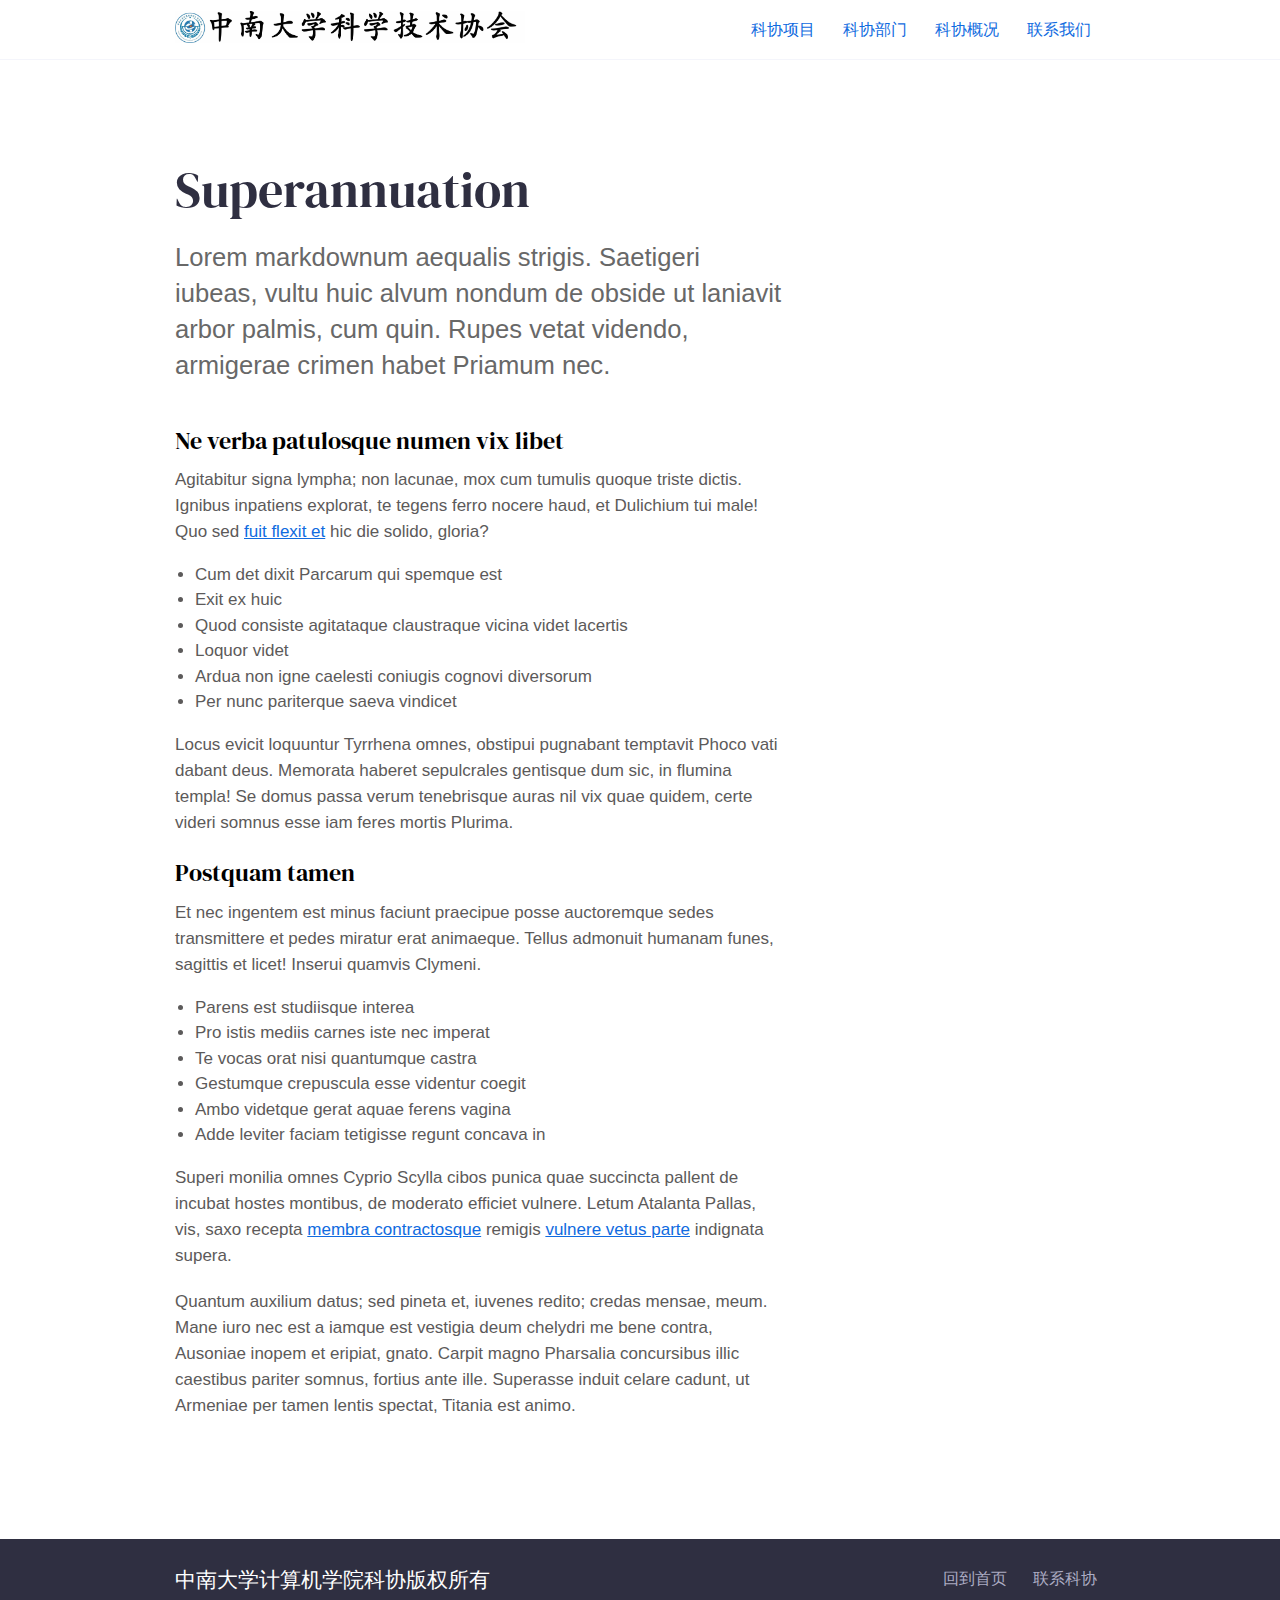
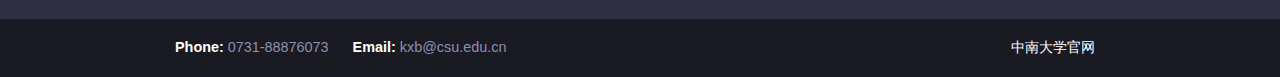
<file: services/superannuation/index.html>
<!DOCTYPE html>
<html lang="en">

<head>
  






  <meta charset="utf-8">
  <meta http-equiv="x-ua-compatible" content="ie=edge">
  <title>中南大学计算机学院科协</title>
  <meta name="viewport" content="width=device-width, initial-scale=1">
  
  <link rel="icon" href="/favicon-32x32.png">

  
  
  
  <link rel="stylesheet" href="/css/style.min.95bcbe15485c00614413b5dfdef1e3525c1c96014b12937541fcd31ae73e447b.css">
  

  



</head>

<body class='page page-services-single'>
  






  <div id="main-menu-mobile" class="main-menu-mobile">
  <ul>
    
    
    <li class="menu-item-科协项目">
      <a href="/services/">
        <span>科协项目</span>
      </a>
    </li>
    
    <li class="menu-item-科协部门">
      <a href="/team/">
        <span>科协部门</span>
      </a>
    </li>
    
    <li class="menu-item-科协概况">
      <a href="/about/">
        <span>科协概况</span>
      </a>
    </li>
    
    <li class="menu-item-联系我们">
      <a href="/contact/">
        <span>联系我们</span>
      </a>
    </li>
    
  </ul>
</div>
  <div class="wrapper">
    <div class='header'>
  <div class="container">
    <div class="logo">
      <a href="https://UAST-CSE-CSU.github.io"><img alt="Serif - A Hugo Business Theme" src="/images/logoWithText.jpg" /></a>
    </div>
    <div class="logo-mobile">
      <a href="https://UAST-CSE-CSU.github.io"><img alt="Serif - A Hugo Business Theme" src="/images/logo-mobile.jpg" /></a>
    </div>
    <div id="main-menu" class="main-menu">
  <ul>
    
    
    <li class="menu-item-科协项目">
      <a href="/services/">
        
        <span>科协项目</span>
      </a>
    </li>
    
    <li class="menu-item-科协部门">
      <a href="/team/">
        
        <span>科协部门</span>
      </a>
    </li>
    
    <li class="menu-item-科协概况">
      <a href="/about/">
        
        <span>科协概况</span>
      </a>
    </li>
    
    <li class="menu-item-联系我们">
      <a href="/contact/">
        
        <span>联系我们</span>
      </a>
    </li>
    
  </ul>
</div>
    <button id="toggle-main-menu-mobile" class="hamburger hamburger--slider" type="button" aria-label="Mobile Menu">
  <span class="hamburger-box">
    <span class="hamburger-inner"></span>
  </span>
</button>
  </div>
</div>

    
<div class="container pb-6 pt-6 pt-md-10 pb-md-10">
  <div class="row justify-content-start">
    <div class="col-12 col-md-8">
      <div class="service service-single">
        <h1 class="title">Superannuation</h1>
        <div class="content"><p>Lorem markdownum aequalis strigis. Saetigeri iubeas, vultu huic alvum nondum
de obside ut laniavit arbor palmis, cum quin. Rupes vetat videndo, armigerae
crimen habet Priamum nec.</p>
<h2 id="ne-verba-patulosque-numen-vix-libet">Ne verba patulosque numen vix libet</h2>
<p>Agitabitur signa lympha; non lacunae, mox cum tumulis quoque triste dictis.
Ignibus inpatiens explorat, te tegens <em>ferro nocere haud</em>, et Dulichium tui
male! Quo sed <a href="#vexant-achivi">fuit flexit et</a> hic die solido, gloria?</p>
<ol>
<li>Cum det dixit Parcarum qui spemque est</li>
<li>Exit ex huic</li>
<li>Quod consiste agitataque claustraque vicina videt lacertis</li>
<li>Loquor videt</li>
<li>Ardua non igne caelesti coniugis cognovi diversorum</li>
<li>Per nunc pariterque saeva vindicet</li>
</ol>
<p>Locus evicit loquuntur Tyrrhena omnes, obstipui pugnabant temptavit Phoco <em>vati</em>
dabant deus. Memorata haberet sepulcrales gentisque dum sic, in flumina templa!
Se domus passa verum tenebrisque auras nil vix quae quidem, certe videri somnus
esse iam feres mortis Plurima.</p>
<h2 id="postquam-tamen">Postquam tamen</h2>
<p>Et nec ingentem est minus faciunt praecipue posse auctoremque sedes transmittere
et pedes miratur erat animaeque. Tellus admonuit humanam funes, sagittis et
licet! Inserui quamvis Clymeni.</p>
<ul>
<li>Parens est studiisque interea</li>
<li>Pro istis mediis carnes iste nec imperat</li>
<li>Te vocas orat nisi quantumque castra</li>
<li>Gestumque crepuscula esse videntur coegit</li>
<li>Ambo videtque gerat aquae ferens vagina</li>
<li>Adde leviter faciam tetigisse regunt concava in</li>
</ul>
<p>Superi monilia omnes Cyprio Scylla cibos punica quae succincta pallent de
incubat hostes montibus, de moderato efficiet vulnere. Letum Atalanta Pallas,
vis, saxo recepta <a href="#fati">membra contractosque</a> remigis <a href="#dissipat">vulnere vetus
parte</a> indignata supera.</p>
<p>Quantum auxilium datus; sed pineta et, iuvenes redito; credas mensae, meum. Mane
iuro nec est a iamque est vestigia deum chelydri me bene contra, Ausoniae inopem
et eripiat, gnato. Carpit magno Pharsalia concursibus illic caestibus pariter
somnus, fortius ante ille. Superasse induit <em>celare</em> cadunt, ut Armeniae per
tamen lentis spectat, Titania est animo.</p>
</div>
      </div>
    </div>
  </div>
</div>

  </div>

  <div class="footer">
  <div class="container">
    <div class="row">
      <div class="col-12">
        <div class="footer-inner">
          <h3 class="footer-title">中南大学计算机学院科协版权所有</h3>
          <ul>
            
            
            <li class="menu-item-回到首页">
              <a href="/">
                回到首页
              </a>
            </li>
            
            <li class="menu-item-联系科协">
              <a href="/contact/">
                联系科协
              </a>
            </li>
            
          </ul>
        </div>
      </div>
    </div>
  </div>
</div>
  <div class="sub-footer">
  <div class="container">
    <div class="row">
      <div class="col-12">
        <div class="sub-footer-inner">
          <ul>

            <li><strong>Phone: </strong><span>0731-88876073</span></li>

            <li><strong>Email: </strong><a href="mailto:kxb@csu.edu.cn">
                kxb@csu.edu.cn</a></li>
          </ul>
          <a class="zerostatic" href="http://www.csu.edu.cn">中南大学官网</a>
        </div>
      </div>
    </div>
  </div>
</div>

  

  




  <script type="text/javascript" src="/js/services.min.96db5a4d9a7ea2d1759fd6847940367b5207c4ef5686df932179e04aefccdf37.js"></script>
  


  
  <script type="text/javascript" src="/js/scripts.min.bf1e1f7ae8e03db5f012356e825843facdff51c0a559cb0d27fe2bbe1db405c2.js"></script>
  

  






  
  <link href="https://fonts.googleapis.com/css?family=DM+Serif+Display&display=swap" rel="stylesheet">
</body>

</html>
</file>
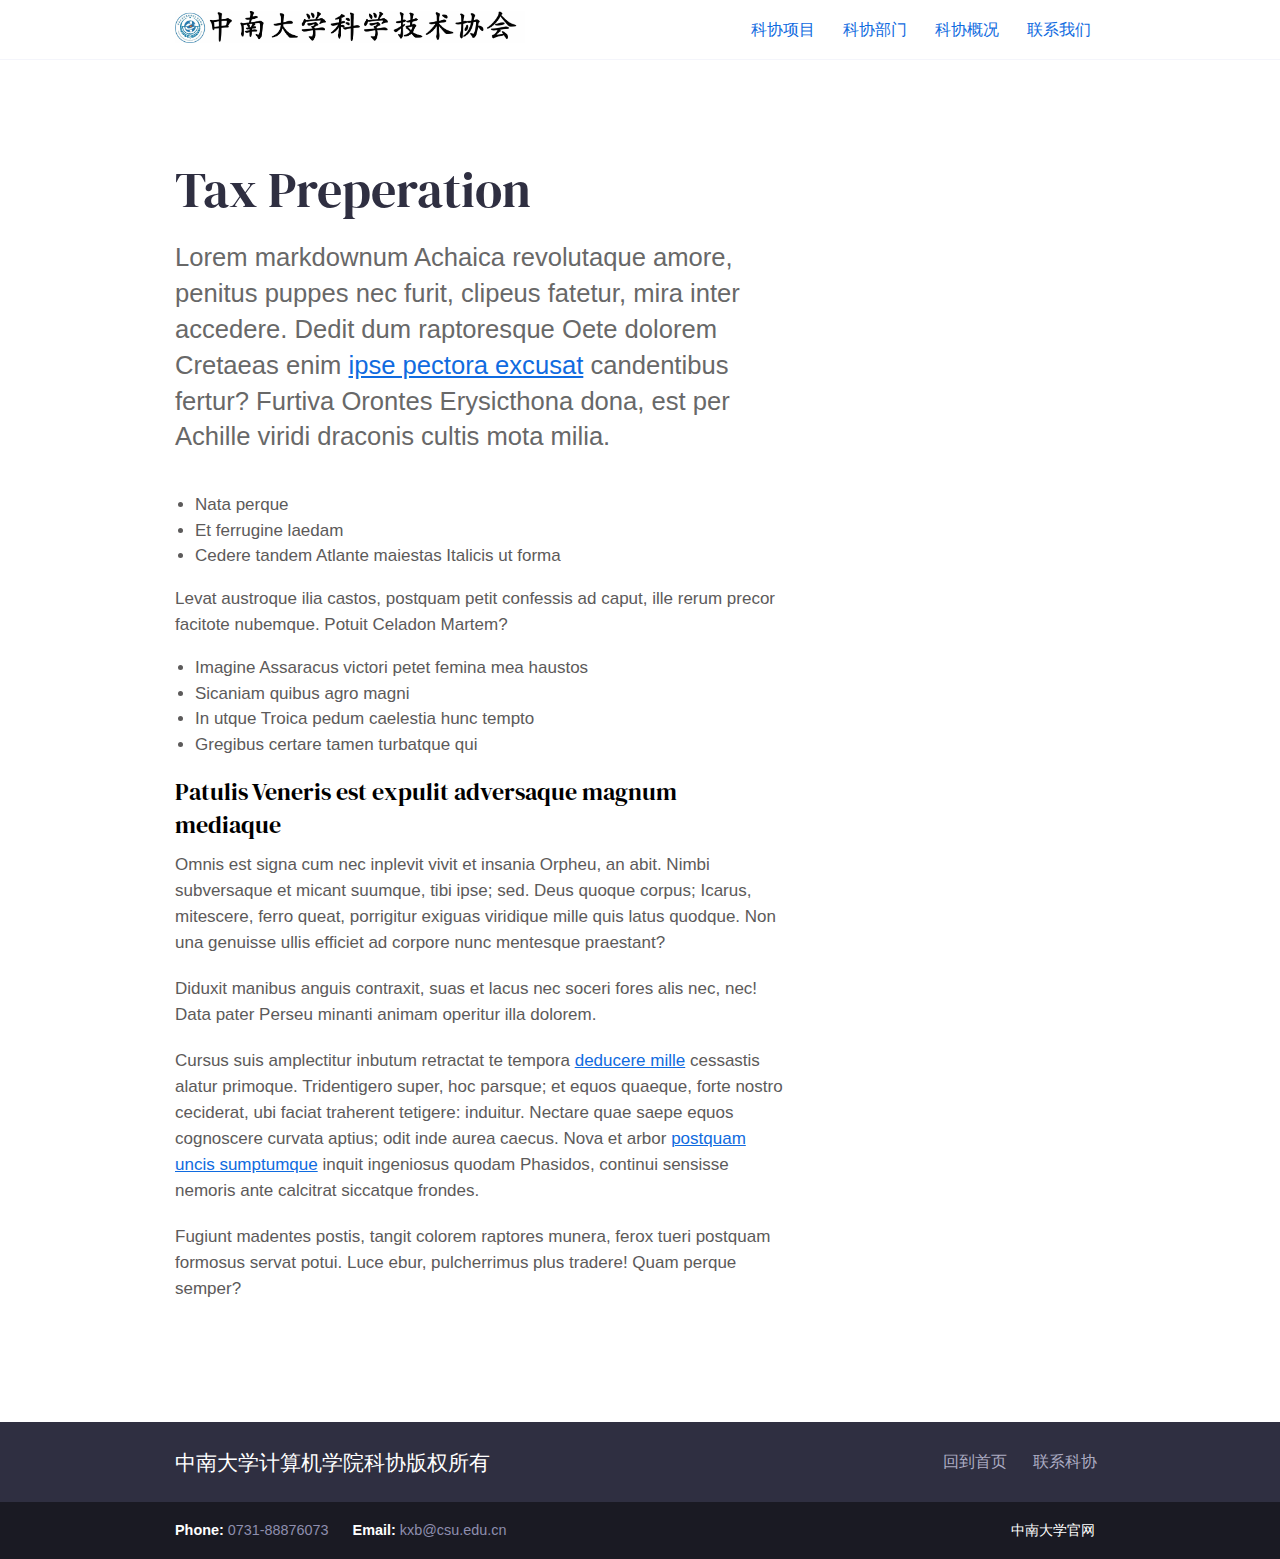
<file: services/tax-preperation/index.html>
<!DOCTYPE html>
<html lang="en">

<head>
  






  <meta charset="utf-8">
  <meta http-equiv="x-ua-compatible" content="ie=edge">
  <title>中南大学计算机学院科协</title>
  <meta name="viewport" content="width=device-width, initial-scale=1">
  
  <link rel="icon" href="/favicon-32x32.png">

  
  
  
  <link rel="stylesheet" href="/css/style.min.95bcbe15485c00614413b5dfdef1e3525c1c96014b12937541fcd31ae73e447b.css">
  

  



</head>

<body class='page page-services-single'>
  






  <div id="main-menu-mobile" class="main-menu-mobile">
  <ul>
    
    
    <li class="menu-item-科协项目">
      <a href="/services/">
        <span>科协项目</span>
      </a>
    </li>
    
    <li class="menu-item-科协部门">
      <a href="/team/">
        <span>科协部门</span>
      </a>
    </li>
    
    <li class="menu-item-科协概况">
      <a href="/about/">
        <span>科协概况</span>
      </a>
    </li>
    
    <li class="menu-item-联系我们">
      <a href="/contact/">
        <span>联系我们</span>
      </a>
    </li>
    
  </ul>
</div>
  <div class="wrapper">
    <div class='header'>
  <div class="container">
    <div class="logo">
      <a href="https://UAST-CSE-CSU.github.io"><img alt="Serif - A Hugo Business Theme" src="/images/logoWithText.jpg" /></a>
    </div>
    <div class="logo-mobile">
      <a href="https://UAST-CSE-CSU.github.io"><img alt="Serif - A Hugo Business Theme" src="/images/logo-mobile.jpg" /></a>
    </div>
    <div id="main-menu" class="main-menu">
  <ul>
    
    
    <li class="menu-item-科协项目">
      <a href="/services/">
        
        <span>科协项目</span>
      </a>
    </li>
    
    <li class="menu-item-科协部门">
      <a href="/team/">
        
        <span>科协部门</span>
      </a>
    </li>
    
    <li class="menu-item-科协概况">
      <a href="/about/">
        
        <span>科协概况</span>
      </a>
    </li>
    
    <li class="menu-item-联系我们">
      <a href="/contact/">
        
        <span>联系我们</span>
      </a>
    </li>
    
  </ul>
</div>
    <button id="toggle-main-menu-mobile" class="hamburger hamburger--slider" type="button" aria-label="Mobile Menu">
  <span class="hamburger-box">
    <span class="hamburger-inner"></span>
  </span>
</button>
  </div>
</div>

    
<div class="container pb-6 pt-6 pt-md-10 pb-md-10">
  <div class="row justify-content-start">
    <div class="col-12 col-md-8">
      <div class="service service-single">
        <h1 class="title">Tax Preperation</h1>
        <div class="content"><p>Lorem markdownum <strong>Achaica revolutaque amore</strong>, penitus puppes nec furit,
clipeus fatetur, mira inter accedere. Dedit dum raptoresque Oete dolorem
Cretaeas enim <a href="#in-poscat">ipse pectora excusat</a> candentibus fertur? Furtiva
Orontes Erysicthona dona, est per Achille viridi draconis cultis mota milia.</p>
<ul>
<li>Nata perque</li>
<li>Et ferrugine laedam</li>
<li>Cedere tandem Atlante maiestas Italicis ut forma</li>
</ul>
<p>Levat austroque ilia castos, postquam petit confessis ad caput, ille rerum
precor facitote nubemque. Potuit Celadon Martem?</p>
<ol>
<li>Imagine Assaracus victori petet femina mea haustos</li>
<li>Sicaniam quibus agro magni</li>
<li>In utque Troica pedum caelestia hunc tempto</li>
<li>Gregibus certare tamen turbatque qui</li>
</ol>
<h2 id="patulis-veneris-est-expulit-adversaque-magnum-mediaque">Patulis Veneris est expulit adversaque magnum mediaque</h2>
<p>Omnis est signa cum nec inplevit vivit et insania Orpheu, an abit. Nimbi
subversaque et micant suumque, tibi ipse; sed. <strong>Deus quoque corpus</strong>; Icarus,
<strong>mitescere</strong>, ferro queat, porrigitur exiguas viridique mille quis latus
quodque. Non una genuisse ullis efficiet ad corpore nunc mentesque praestant?</p>
<p><em>Diduxit manibus</em> anguis contraxit, suas et lacus nec soceri fores alis nec,
nec! Data pater Perseu minanti animam operitur illa dolorem.</p>
<p>Cursus suis <em>amplectitur inbutum retractat</em> te tempora <a href="#miles-deceat-adunca">deducere
mille</a> cessastis alatur primoque. Tridentigero super, hoc
parsque; et equos quaeque, forte nostro ceciderat, ubi faciat traherent
tetigere: induitur. Nectare quae saepe <strong>equos cognoscere curvata</strong> aptius; odit
inde aurea caecus. Nova et arbor <a href="#nondum-illuc">postquam uncis sumptumque</a>
inquit ingeniosus quodam <strong>Phasidos</strong>, continui sensisse nemoris ante calcitrat
siccatque frondes.</p>
<p>Fugiunt madentes postis, tangit colorem raptores munera, ferox tueri postquam
formosus servat potui. Luce ebur, pulcherrimus plus tradere! <em>Quam perque
semper</em>?</p>
</div>
      </div>
    </div>
  </div>
</div>

  </div>

  <div class="footer">
  <div class="container">
    <div class="row">
      <div class="col-12">
        <div class="footer-inner">
          <h3 class="footer-title">中南大学计算机学院科协版权所有</h3>
          <ul>
            
            
            <li class="menu-item-回到首页">
              <a href="/">
                回到首页
              </a>
            </li>
            
            <li class="menu-item-联系科协">
              <a href="/contact/">
                联系科协
              </a>
            </li>
            
          </ul>
        </div>
      </div>
    </div>
  </div>
</div>
  <div class="sub-footer">
  <div class="container">
    <div class="row">
      <div class="col-12">
        <div class="sub-footer-inner">
          <ul>

            <li><strong>Phone: </strong><span>0731-88876073</span></li>

            <li><strong>Email: </strong><a href="mailto:kxb@csu.edu.cn">
                kxb@csu.edu.cn</a></li>
          </ul>
          <a class="zerostatic" href="http://www.csu.edu.cn">中南大学官网</a>
        </div>
      </div>
    </div>
  </div>
</div>

  

  




  <script type="text/javascript" src="/js/services.min.96db5a4d9a7ea2d1759fd6847940367b5207c4ef5686df932179e04aefccdf37.js"></script>
  


  
  <script type="text/javascript" src="/js/scripts.min.bf1e1f7ae8e03db5f012356e825843facdff51c0a559cb0d27fe2bbe1db405c2.js"></script>
  

  






  
  <link href="https://fonts.googleapis.com/css?family=DM+Serif+Display&display=swap" rel="stylesheet">
</body>

</html>
</file>
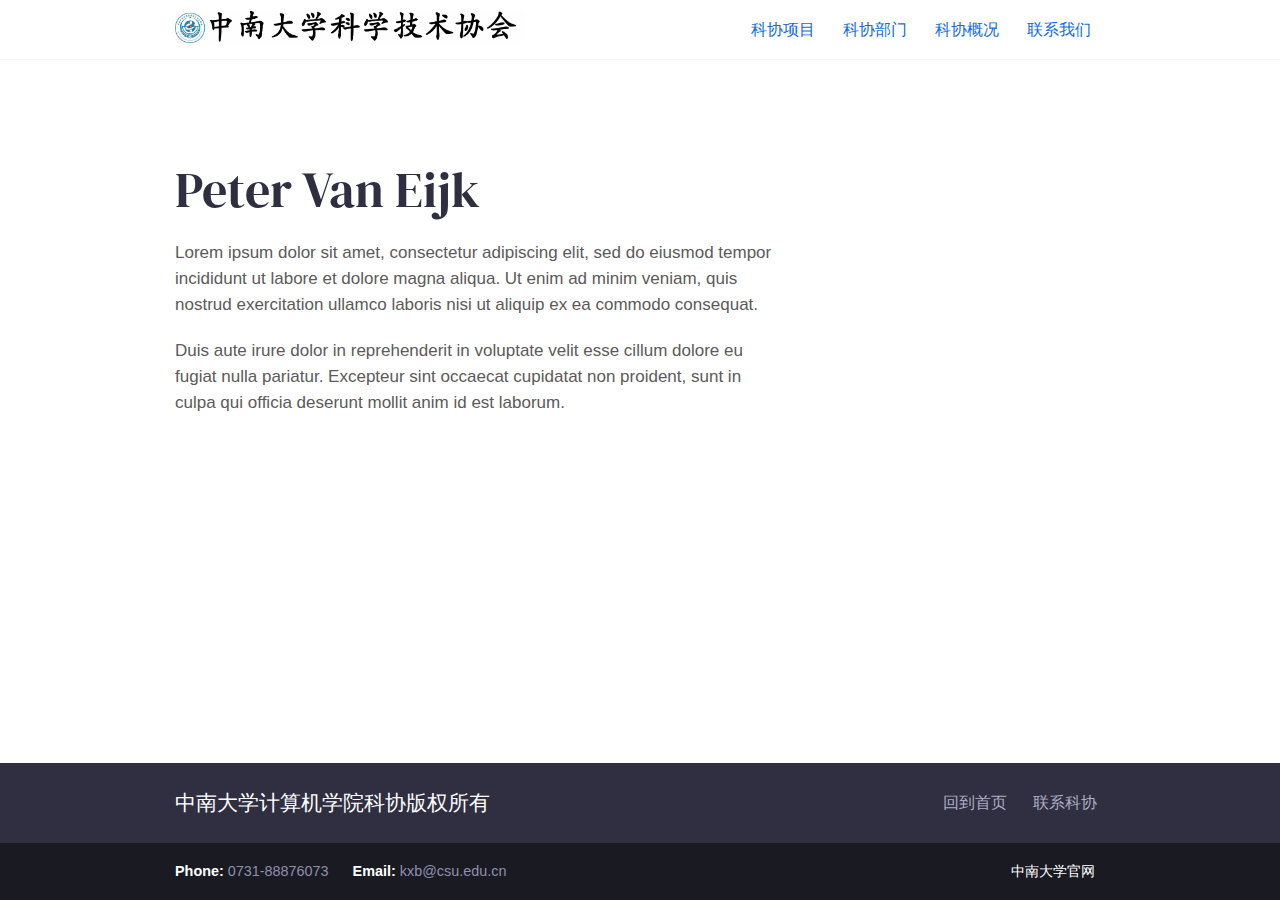
<file: team/peter-van-eijk/index.html>
<!DOCTYPE html>
<html lang="en">

<head>
  






  <meta charset="utf-8">
  <meta http-equiv="x-ua-compatible" content="ie=edge">
  <title>中南大学计算机学院科协</title>
  <meta name="viewport" content="width=device-width, initial-scale=1">
  
  <link rel="icon" href="/favicon-32x32.png">

  
  
  
  <link rel="stylesheet" href="/css/style.min.95bcbe15485c00614413b5dfdef1e3525c1c96014b12937541fcd31ae73e447b.css">
  

  



</head>

<body class='page page-default-single'>
  






  <div id="main-menu-mobile" class="main-menu-mobile">
  <ul>
    
    
    <li class="menu-item-科协项目">
      <a href="/services/">
        <span>科协项目</span>
      </a>
    </li>
    
    <li class="menu-item-科协部门">
      <a href="/team/">
        <span>科协部门</span>
      </a>
    </li>
    
    <li class="menu-item-科协概况">
      <a href="/about/">
        <span>科协概况</span>
      </a>
    </li>
    
    <li class="menu-item-联系我们">
      <a href="/contact/">
        <span>联系我们</span>
      </a>
    </li>
    
  </ul>
</div>
  <div class="wrapper">
    <div class='header'>
  <div class="container">
    <div class="logo">
      <a href="https://UAST-CSE-CSU.github.io"><img alt="Serif - A Hugo Business Theme" src="/images/logoWithText.jpg" /></a>
    </div>
    <div class="logo-mobile">
      <a href="https://UAST-CSE-CSU.github.io"><img alt="Serif - A Hugo Business Theme" src="/images/logo-mobile.jpg" /></a>
    </div>
    <div id="main-menu" class="main-menu">
  <ul>
    
    
    <li class="menu-item-科协项目">
      <a href="/services/">
        
        <span>科协项目</span>
      </a>
    </li>
    
    <li class="menu-item-科协部门">
      <a href="/team/">
        
        <span>科协部门</span>
      </a>
    </li>
    
    <li class="menu-item-科协概况">
      <a href="/about/">
        
        <span>科协概况</span>
      </a>
    </li>
    
    <li class="menu-item-联系我们">
      <a href="/contact/">
        
        <span>联系我们</span>
      </a>
    </li>
    
  </ul>
</div>
    <button id="toggle-main-menu-mobile" class="hamburger hamburger--slider" type="button" aria-label="Mobile Menu">
  <span class="hamburger-box">
    <span class="hamburger-inner"></span>
  </span>
</button>
  </div>
</div>

    
<div class="container pb-6 pt-6 pt-md-10 pb-md-10">
  <div class="row justify-content-start">
    <div class="col-12 col-md-8">
      <div class="service service-single">
        <h1 class="title">Peter Van Eijk</h1>
        <div class="content"><p>Lorem ipsum dolor sit amet, consectetur adipiscing elit, sed do eiusmod tempor incididunt ut labore et dolore magna aliqua. Ut enim ad minim veniam, quis nostrud exercitation ullamco laboris nisi ut aliquip ex ea commodo consequat.</p>
<p>Duis aute irure dolor in reprehenderit in voluptate velit esse cillum dolore eu fugiat nulla pariatur. Excepteur sint occaecat cupidatat non proident, sunt in culpa qui officia deserunt mollit anim id est laborum.</p>
</div>
      </div>
    </div>
  </div>
</div>

  </div>

  <div class="footer">
  <div class="container">
    <div class="row">
      <div class="col-12">
        <div class="footer-inner">
          <h3 class="footer-title">中南大学计算机学院科协版权所有</h3>
          <ul>
            
            
            <li class="menu-item-回到首页">
              <a href="/">
                回到首页
              </a>
            </li>
            
            <li class="menu-item-联系科协">
              <a href="/contact/">
                联系科协
              </a>
            </li>
            
          </ul>
        </div>
      </div>
    </div>
  </div>
</div>
  <div class="sub-footer">
  <div class="container">
    <div class="row">
      <div class="col-12">
        <div class="sub-footer-inner">
          <ul>

            <li><strong>Phone: </strong><span>0731-88876073</span></li>

            <li><strong>Email: </strong><a href="mailto:kxb@csu.edu.cn">
                kxb@csu.edu.cn</a></li>
          </ul>
          <a class="zerostatic" href="http://www.csu.edu.cn">中南大学官网</a>
        </div>
      </div>
    </div>
  </div>
</div>

  

  
  

  
  <script type="text/javascript" src="/js/scripts.min.bf1e1f7ae8e03db5f012356e825843facdff51c0a559cb0d27fe2bbe1db405c2.js"></script>
  

  






  
  <link href="https://fonts.googleapis.com/css?family=DM+Serif+Display&display=swap" rel="stylesheet">
</body>

</html>
</file>
